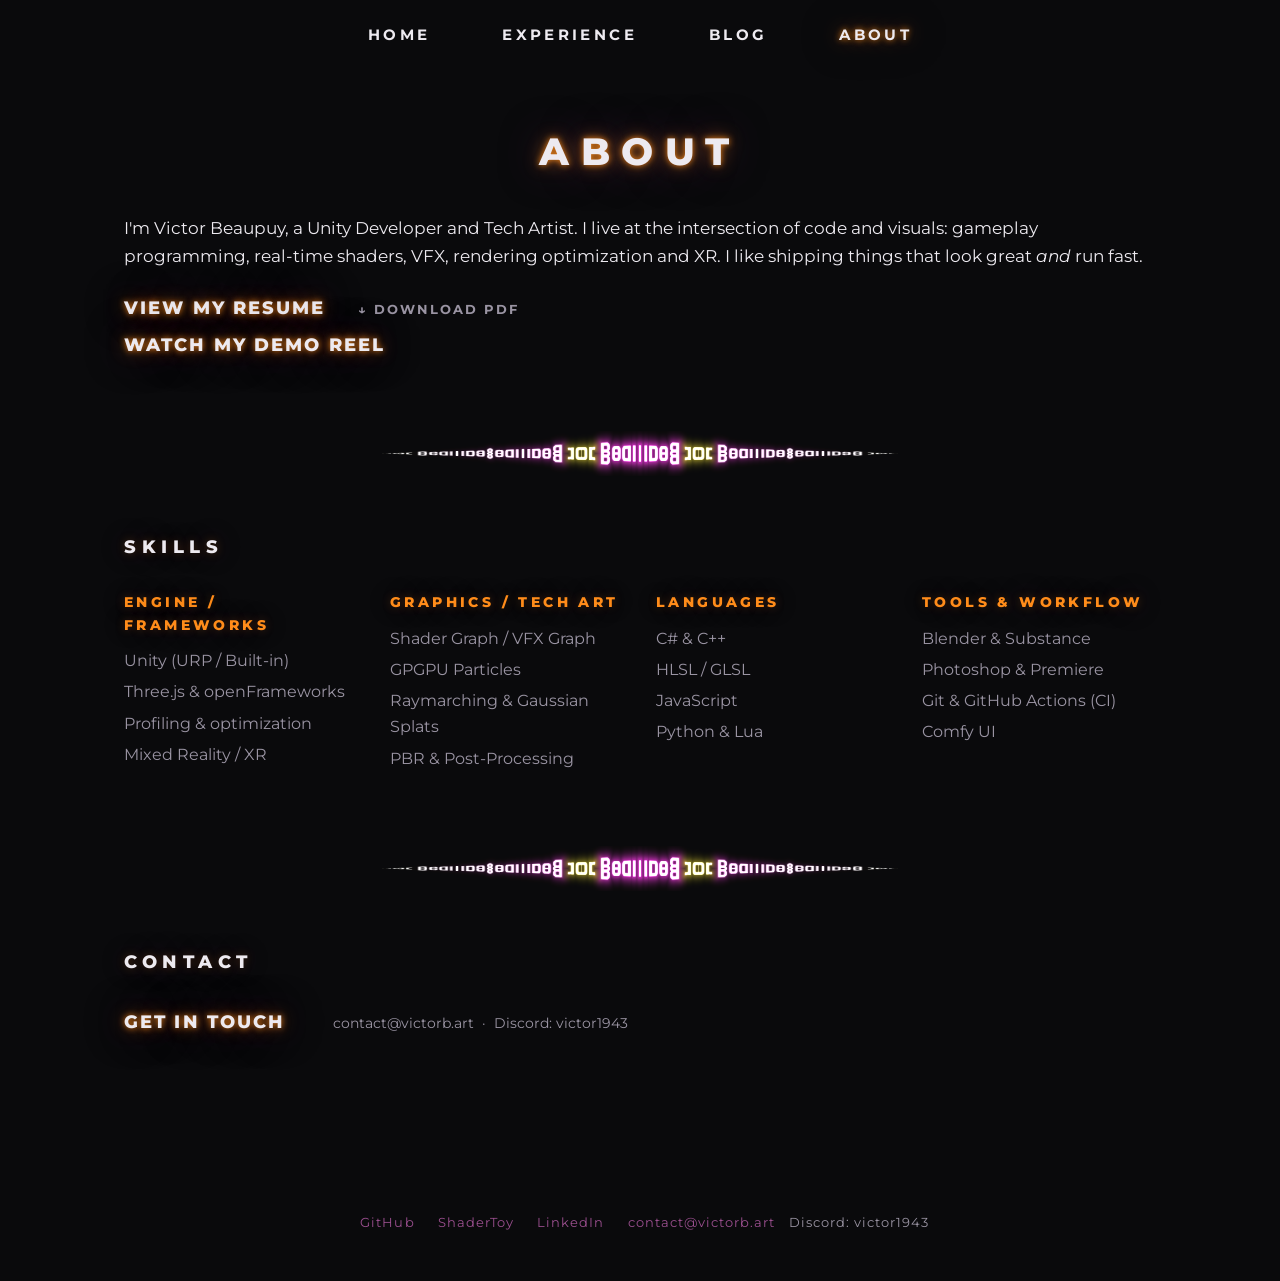
<file: about.html>
<!DOCTYPE html>
<html lang="en">
<head>
  <meta charset="UTF-8">
  <meta name="viewport" content="width=device-width, initial-scale=1.0">
  <title>About — Victor B.</title>
  <meta name="description" content="About Victor Beaupuy (Victor B.) — Unity Developer & Tech Artist. Skills, CV, contact.">
  <link rel="preconnect" href="https://fonts.googleapis.com">
  <link rel="preconnect" href="https://fonts.gstatic.com" crossorigin>
  <link href="https://fonts.googleapis.com/css2?family=Montserrat:wght@400;700;800&display=swap" rel="stylesheet">
    <link rel="icon" type="image/x-icon" href="/favicon.ico">
  <link rel="icon" type="image/png" sizes="96x96" href="/favicon-96x96.png">
  <link rel="icon" type="image/svg+xml" href="/favicon.svg">
  <link rel="apple-touch-icon" sizes="180x180" href="/apple-touch-icon.png">
  <link rel="manifest" href="/site.webmanifest"><link rel="stylesheet" href="css/style.css">
</head>
<body>
  <main>
    <h1 class="page-title">About</h1>

    <section>
      <p class="about-intro">
        I'm Victor Beaupuy, a Unity Developer and Tech Artist. I live at the
        intersection of code and visuals: gameplay programming, real-time shaders, VFX, rendering
        optimization and XR. I like shipping things that look great <em>and</em>
        run fast.
      </p>
      <div class="cv-row">
        <a class="big-link" href="assets/Victor%20Beaupuy%20CV%202026.pdf" target="_blank" rel="noopener">View my resume</a>
        <a class="cv-download" href="assets/Victor%20Beaupuy%20CV%202026.pdf" download="Victor_Beaupuy_CV_2026.pdf">↓ Download PDF</a>
      </div>
      <div class="cv-row" style="margin-top: 0.5rem;">
        <a class="big-link" href="https://www.youtube.com/watch?v=SHbmz58erd8" target="_blank" rel="noopener">Watch my demo reel</a>
      </div>
    </section>

    <canvas class="rtt-divider"></canvas>

    <section>
      <h2 class="section-title">Skills</h2>
      <div class="skill-groups">
        <div>
          <h3>Engine / Frameworks</h3>
          <ul>
            <li>Unity (URP / Built-in)</li>
            <li>Three.js &amp; openFrameworks</li>
            <li>Profiling &amp; optimization</li>
            <li>Mixed Reality / XR</li>
          </ul>
        </div>
        <div>
          <h3>Graphics / Tech Art</h3>
          <ul>
            <li>Shader Graph / VFX Graph</li>
            <li>GPGPU Particles</li>
            <li>Raymarching &amp; Gaussian Splats</li>
            <li>PBR &amp; Post-Processing</li>
          </ul>
        </div>
        <div>
          <h3>Languages</h3>
          <ul>
            <li>C# &amp; C++</li>
            <li>HLSL / GLSL</li>
            <li>JavaScript</li>
            <li>Python &amp; Lua</li>
          </ul>
        </div>
        <div>
          <h3>Tools &amp; Workflow</h3>
          <ul>
            <li>Blender &amp; Substance</li>
            <li>Photoshop &amp; Premiere</li>
            <li>Git &amp; GitHub Actions (CI)</li>
            <li>Comfy UI</li>
          </ul>
        </div>
      </div>
    </section>

    <canvas class="rtt-divider"></canvas>

    <!-- <section> -->
      <!-- <h2 class="section-title">What I value at work</h2> -->
      <!-- <ul class="values-list"> -->
        <!-- <li> -->
          <!-- <strong>Protect the love of the work.</strong> -->
          <!-- Trust and encouragement keep it alive. People who love what they do ship better, for longer. -->
        <!-- </li> -->
        <!-- <li> -->
          <!-- <strong>A safe space for everyone.</strong> -->
          <!-- Every voice matters, people do their best work when they feel free to speak up, disagree, and learn. -->
        <!-- </li> -->
        <!-- <li> -->
          <!-- <strong>Overcommunicate.</strong> -->
          <!-- A two-line message now, saves a two-day misunderstanding later.  -->
        <!-- </li> -->
      <!-- </ul> -->
    <!-- </section> -->

    <!-- <canvas class="rtt-divider"></canvas> -->

    <section>
      <h2 class="section-title">Contact</h2>
      <div class="contact-row">
        <a class="big-link" href="mailto:contact@victorb.art">Get in touch</a>
        <span class="contact-note">contact@victorb.art &nbsp;·&nbsp; Discord: victor1943</span>
      </div>
    </section>
  </main>

  <footer>
    <a href="https://github.com/Kushulain">GitHub</a>
    <a href="https://www.shadertoy.com/user/Kushulain" target="_blank" rel="noopener">ShaderToy</a>
    <a href="https://www.linkedin.com/in/victor-beaupuy-b73021138/" target="_blank" rel="noopener">LinkedIn</a>
    <a href="mailto:contact@victorb.art">contact@victorb.art</a>
    <span>Discord: victor1943</span>
  </footer>

  <script src="js/nav.js"></script>
  <script src="js/shaders/rtt-divider.js"></script>
</body>
</html>
</file>
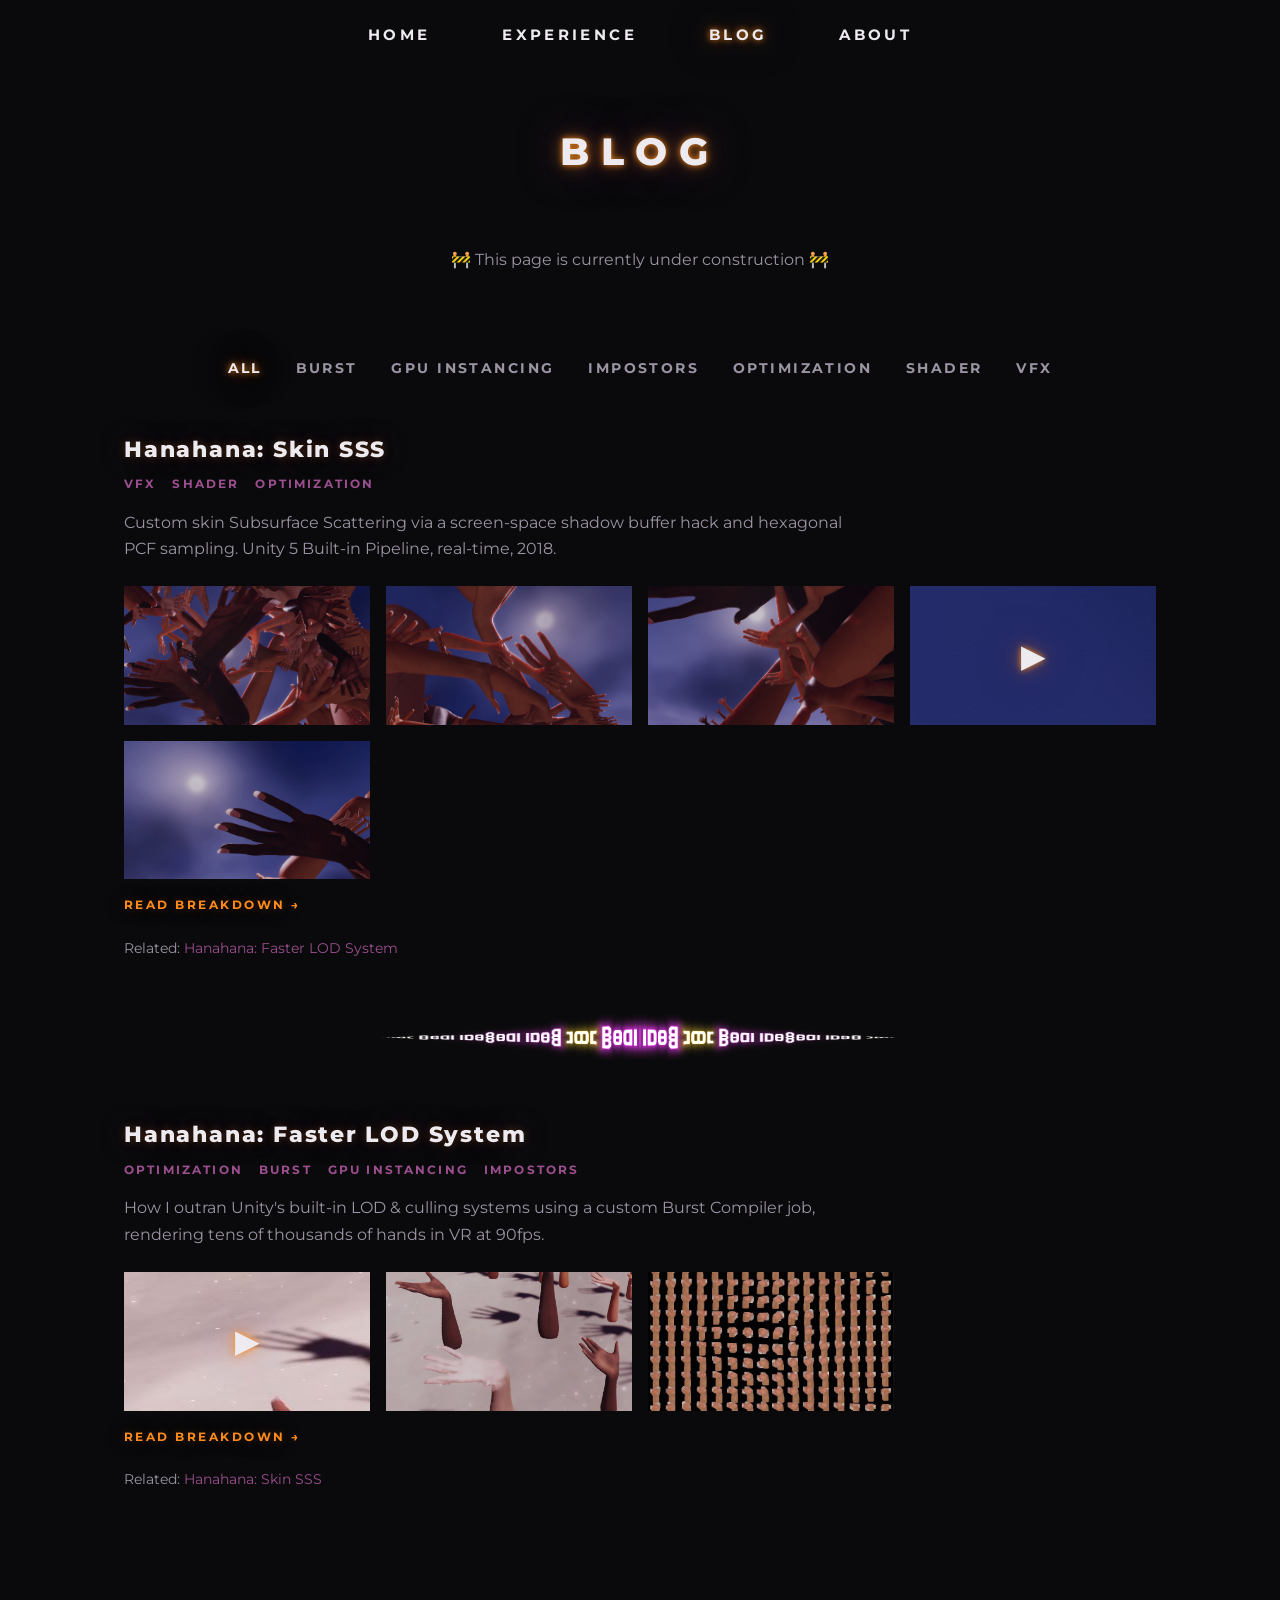
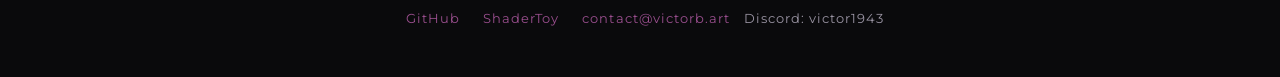
<file: blog.html>
<!DOCTYPE html>
<html lang="en">
<head>
  <meta charset="UTF-8">
  <meta name="viewport" content="width=device-width, initial-scale=1.0">
  <title>Blog — Victor B.</title>
  <meta name="description" content="VFX, shaders, optimizations and technical breakdowns by Victor Beaupuy (Victor B.).">
  <link rel="preconnect" href="https://fonts.googleapis.com">
  <link rel="preconnect" href="https://fonts.gstatic.com" crossorigin>
  <link href="https://fonts.googleapis.com/css2?family=Montserrat:wght@400;700;800&display=swap" rel="stylesheet">
    <link rel="icon" type="image/x-icon" href="/favicon.ico">
  <link rel="icon" type="image/png" sizes="96x96" href="/favicon-96x96.png">
  <link rel="icon" type="image/svg+xml" href="/favicon.svg">
  <link rel="apple-touch-icon" sizes="180x180" href="/apple-touch-icon.png">
  <link rel="manifest" href="/site.webmanifest"><link rel="stylesheet" href="css/style.css">
</head>
<body>
  <main>
    <h1 class="page-title">Blog</h1>
    <p class="works-empty" style="margin-top: -1rem; margin-bottom: 2rem;">🚧 This page is currently under construction 🚧</p>
    <div id="tag-filters" class="tag-filters"></div>
    <div id="works-list"></div>
  </main>

  <footer>
    <a href="https://github.com/Kushulain">GitHub</a>
    <a href="https://www.shadertoy.com/user/Kushulain" target="_blank" rel="noopener">ShaderToy</a>
    <a href="mailto:contact@victorb.art">contact@victorb.art</a>
    <span>Discord: victor1943</span>
  </footer>

  <script src="js/nav.js"></script>
  <script src="js/shaders/rtt-divider.js"></script>
  <script src="js/blog-data.js"></script>
  <script src="js/lightbox.js"></script>
  <script src="js/blog.js"></script>
</body>
</html>
</file>
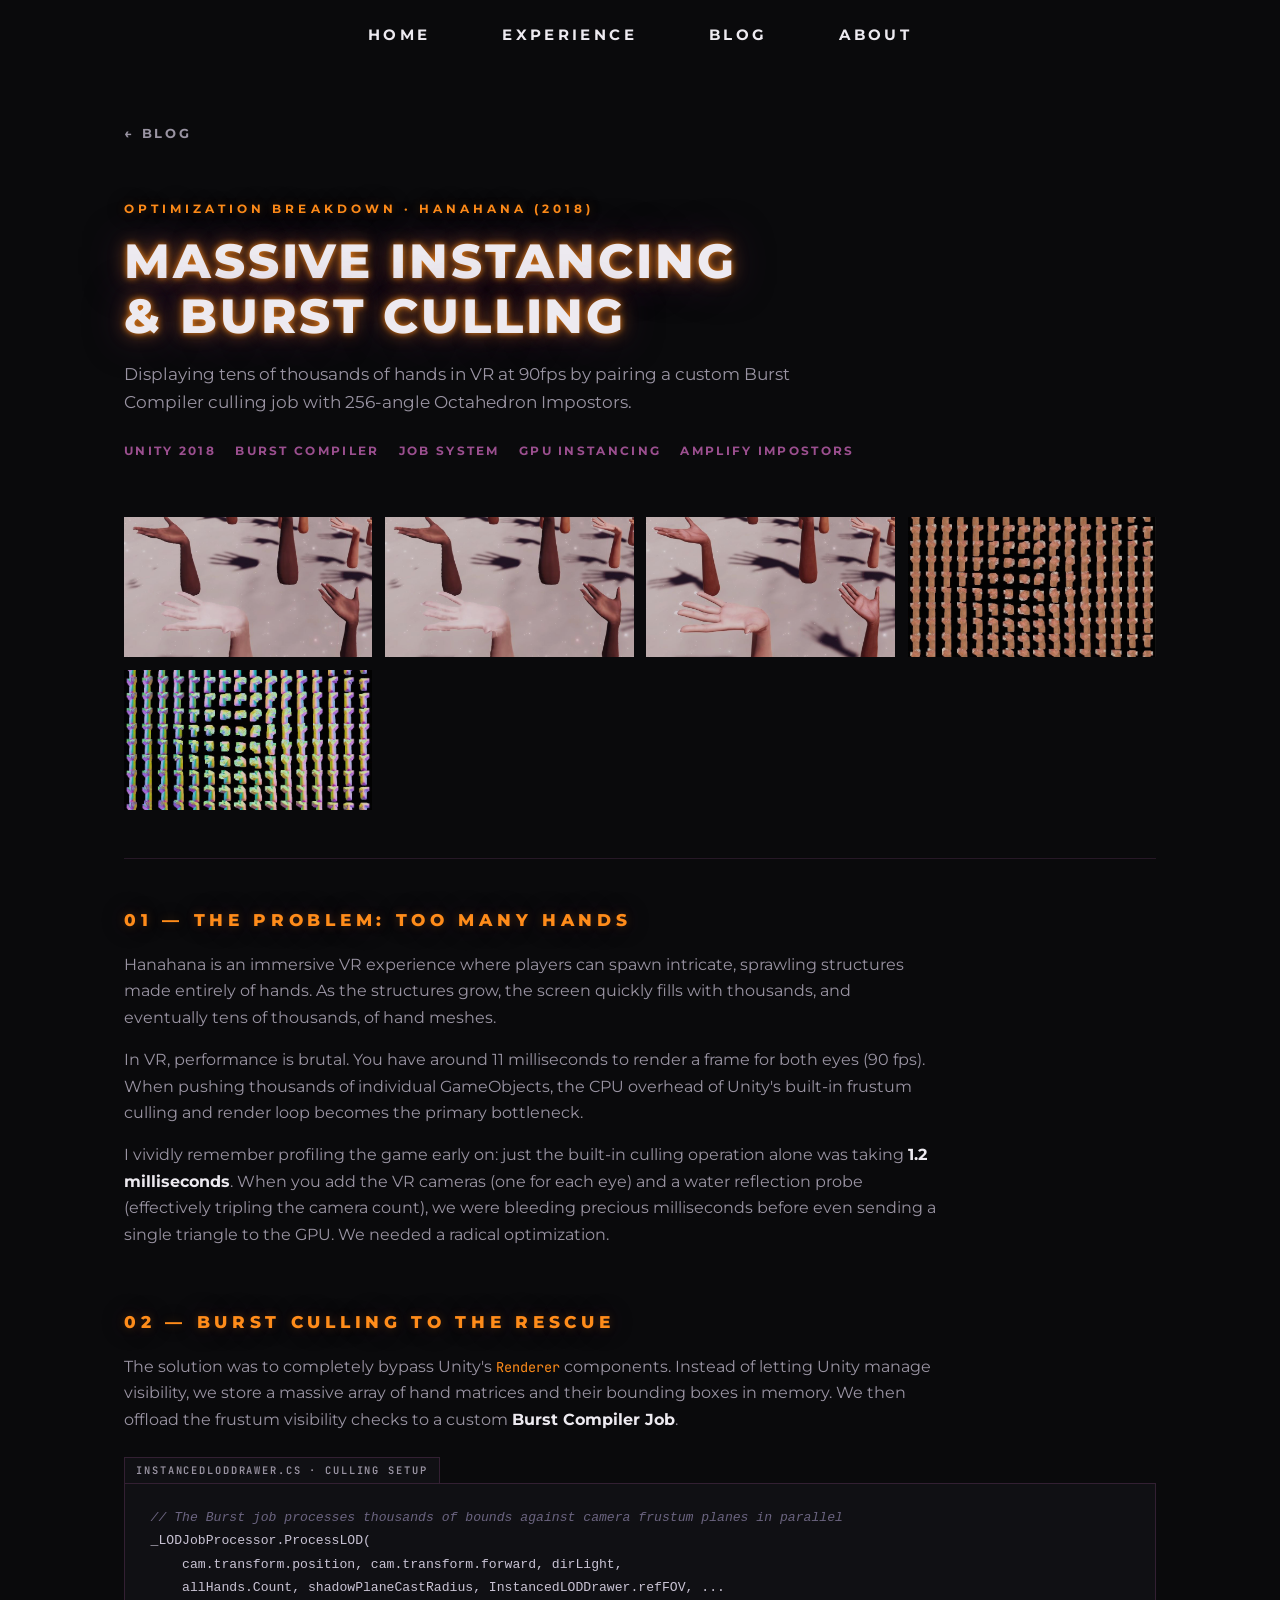
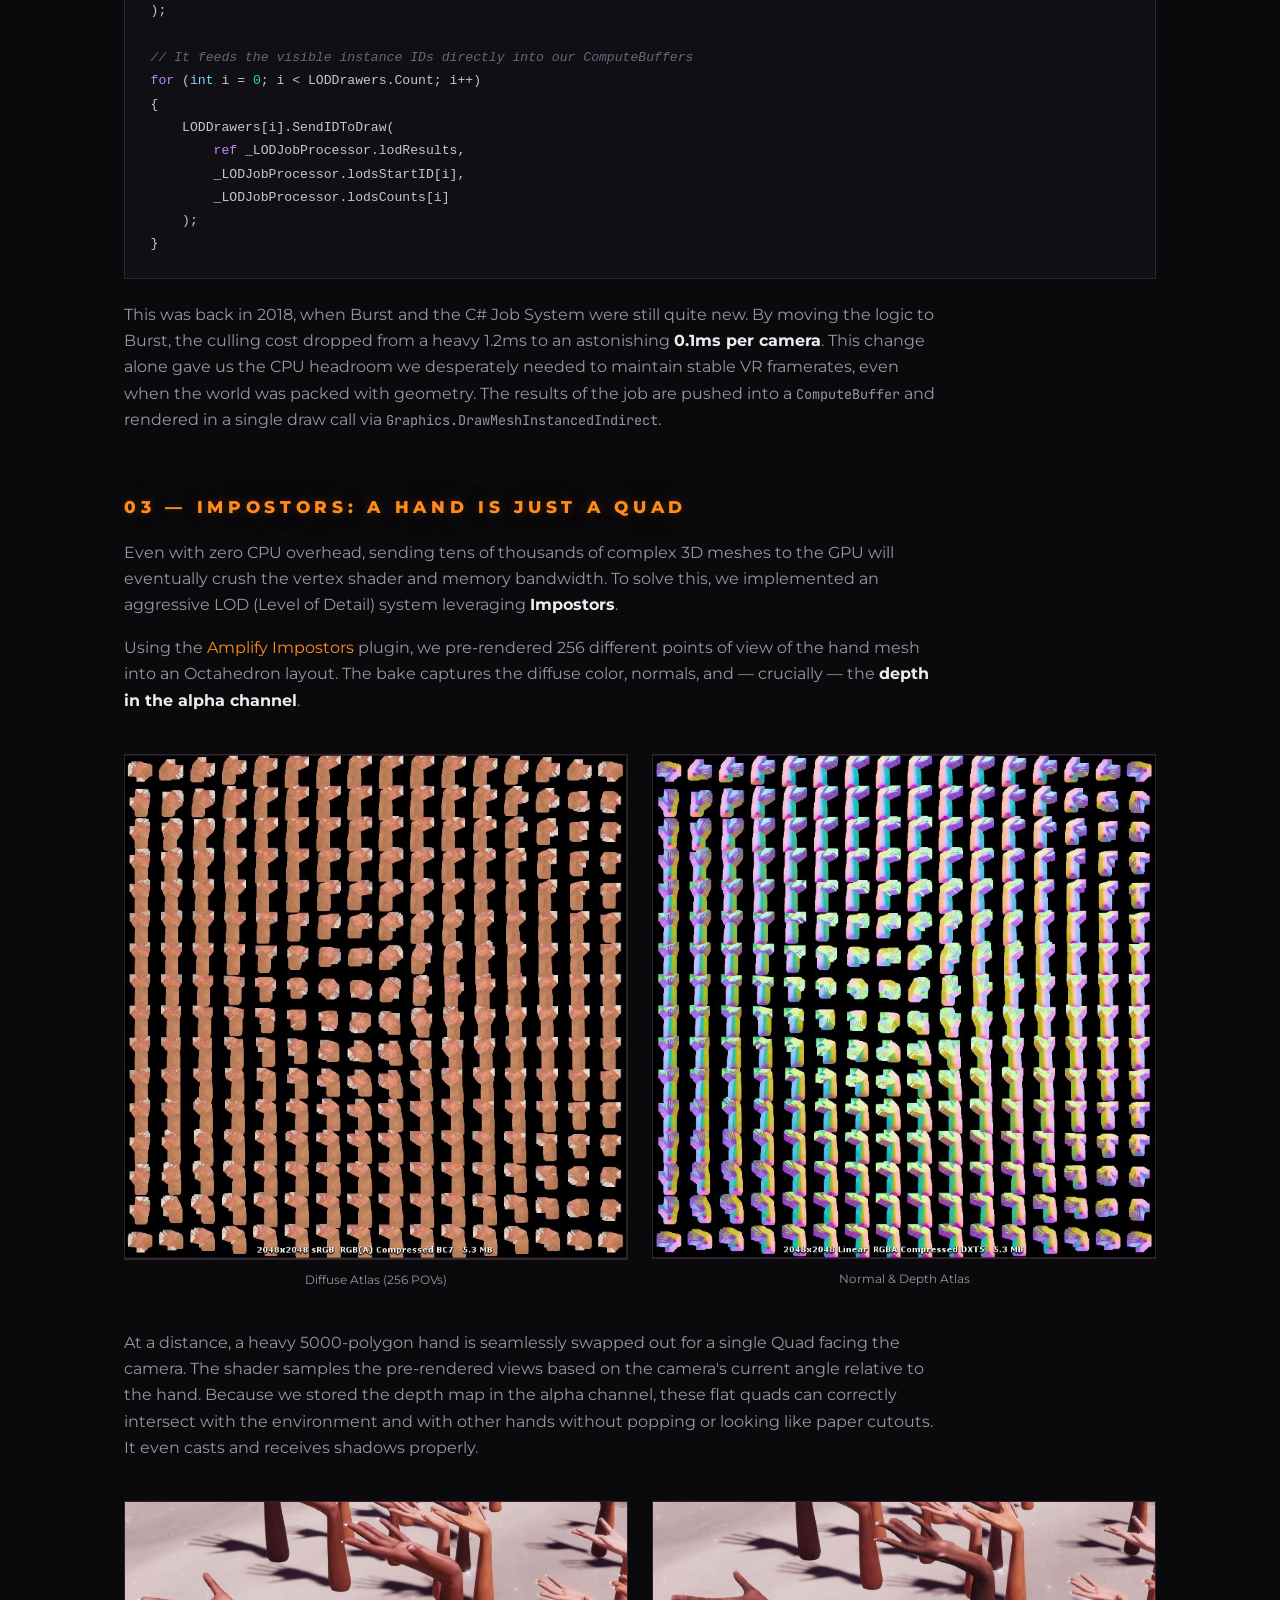
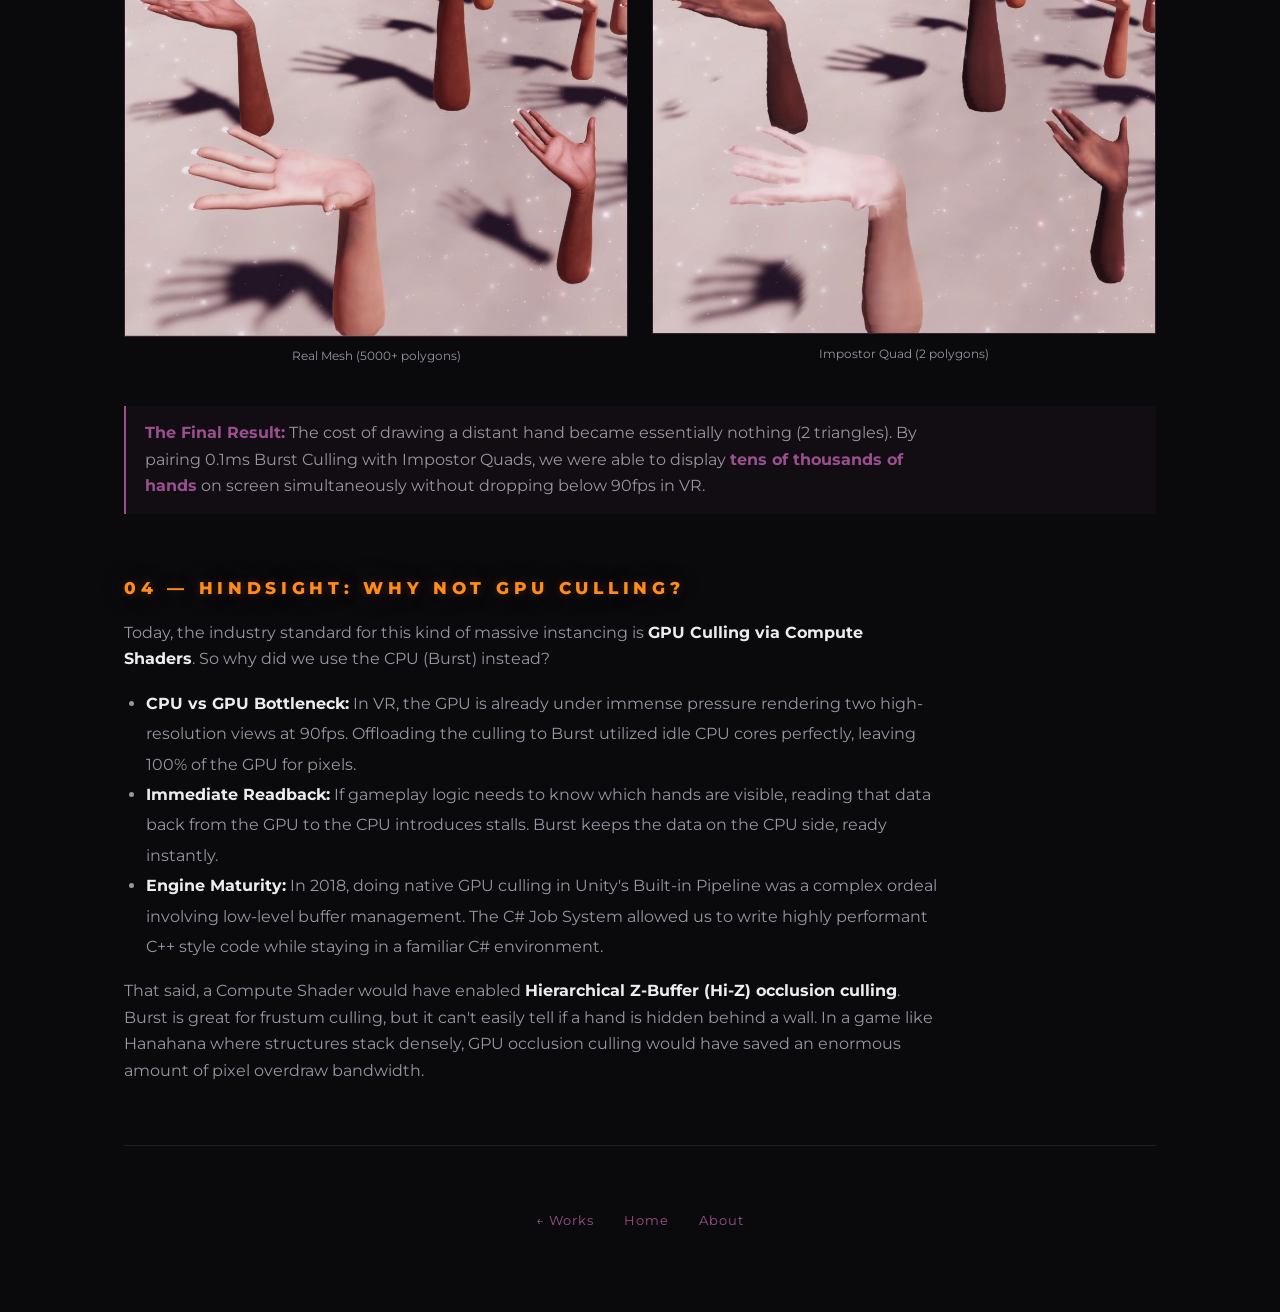
<file: breakdown-hand-instancing.html>
<!DOCTYPE html>
<html lang="en">
<head>
  <meta charset="UTF-8">
  <meta name="viewport" content="width=device-width, initial-scale=1.0">
  <title>Massive Instancing & Burst Culling · Victor B.</title>
  <meta name="description" content="Technical breakdown: Displaying tens of thousands of hands in VR at 90fps using Burst Compiler culling and Octahedron Impostors in Unity 2018.">
  <link rel="preconnect" href="https://fonts.googleapis.com">
  <link rel="preconnect" href="https://fonts.gstatic.com" crossorigin>
  <link href="https://fonts.googleapis.com/css2?family=Montserrat:wght@400;700;800&family=JetBrains+Mono:wght@400;600&display=swap" rel="stylesheet">
    <link rel="icon" type="image/x-icon" href="/favicon.ico">
  <link rel="icon" type="image/png" sizes="96x96" href="/favicon-96x96.png">
  <link rel="icon" type="image/svg+xml" href="/favicon.svg">
  <link rel="apple-touch-icon" sizes="180x180" href="/apple-touch-icon.png">
  <link rel="manifest" href="/site.webmanifest"><link rel="stylesheet" href="css/style.css">

  <style>
    /* ── Breakdown-specific overrides ─────────────────────────────── */
    .bd-back {
      display: inline-block;
      font-size: 0.8rem;
      font-weight: 700;
      letter-spacing: 0.22em;
      text-transform: uppercase;
      color: var(--text-dim);
      margin-bottom: 3.5rem;
      transition: color .22s, text-shadow .22s;
    }
    .bd-back:hover { color: var(--orange); text-shadow: var(--glow-orange); }

    /* ── Article header ─────────────────────────────────────────────── */
    .bd-header { margin-bottom: 3.5rem; }
    .bd-eyebrow {
      font-size: 0.72rem;
      font-weight: 700;
      letter-spacing: 0.35em;
      text-transform: uppercase;
      color: var(--orange);
      text-shadow: var(--glow-soft);
      margin: 0 0 0.9rem;
    }
    .bd-title {
      font-size: clamp(1.8rem, 5vw, 3rem);
      letter-spacing: 0.06em;
      line-height: 1.15;
      text-transform: uppercase;
      text-shadow: var(--glow-orange);
      margin: 0 0 1.1rem;
    }
    .bd-subtitle {
      color: var(--text-dim);
      font-size: 1.05rem;
      max-width: 64ch;
      margin: 0 0 1.6rem;
    }
    .bd-tags {
      display: flex;
      flex-wrap: wrap;
      gap: 0.4rem 1.2rem;
    }
    .bd-tags span {
      font-size: 0.72rem;
      font-weight: 700;
      letter-spacing: 0.2em;
      text-transform: uppercase;
      color: var(--violet-light);
    }

    /* ── Section ─────────────────────────────────────────────────────── */
    .bd-section { margin-bottom: 3.8rem; }
    .bd-section h2 {
      font-size: 1.05rem;
      letter-spacing: 0.28em;
      text-transform: uppercase;
      color: var(--orange);
      text-shadow: var(--glow-soft);
      margin: 0 0 1.1rem;
    }
    .bd-section p {
      color: var(--text-dim);
      max-width: 74ch;
      margin: 0 0 1rem;
    }
    .bd-section p strong { color: var(--text); }

    /* ── Pipeline diagram ─────────────────────────────────────────── */
    .pipeline {
      display: flex;
      flex-wrap: wrap;
      align-items: center;
      gap: 0.6rem 0;
      margin: 1.6rem 0;
      font-family: "JetBrains Mono", monospace;
      font-size: 0.82rem;
    }
    .pipeline-box {
      padding: 0.55rem 1.1rem;
      background: var(--bg-soft);
      border: 1px solid rgba(155,79,143,0.3);
      text-align: center;
      line-height: 1.35;
    }
    .pipeline-box .label {
      display: block;
      font-size: 0.6rem;
      letter-spacing: 0.2em;
      text-transform: uppercase;
      color: var(--text-dim);
      margin-bottom: 0.15rem;
    }
    .pipeline-box .name { color: var(--text); }
    .pipeline-box.highlight {
      border-color: rgba(255,140,26,0.6);
      box-shadow: 0 0 14px rgba(255,140,26,0.2);
    }
    .pipeline-box .name.accent { color: var(--orange); }
    .pipeline-arrow {
      padding: 0 0.7rem;
      color: var(--violet-light);
      font-size: 1.1rem;
    }

    /* ── Code blocks ──────────────────────────────────────────────── */
    .code-wrap {
      position: relative;
      margin: 1.4rem 0;
    }
    .code-label {
      display: inline-block;
      font-family: "JetBrains Mono", monospace;
      font-size: 0.65rem;
      font-weight: 600;
      letter-spacing: 0.18em;
      text-transform: uppercase;
      color: var(--text-dim);
      background: var(--bg-soft);
      border: 1px solid rgba(155,79,143,0.25);
      border-bottom: none;
      padding: 0.25rem 0.7rem;
    }
    pre {
      margin: 0;
      padding: 1.4rem 1.6rem;
      background: var(--bg-soft);
      border: 1px solid rgba(155,79,143,0.25);
      overflow-x: auto;
      font-family: "JetBrains Mono", monospace;
      font-size: 0.82rem;
      line-height: 1.7;
      color: #c9c3d4;
    }
    .kw  { color: #c084fc; }   /* keywords */
    .fn  { color: #fb923c; }   /* functions */
    .cm  { color: #6b6480; font-style: italic; } /* comments */
    .num { color: #34d399; }   /* numbers */
    .str { color: #fbbf24; }   /* strings */
    .tp  { color: #7dd3fc; }   /* types */

    /* ── Callout box ──────────────────────────────────────────────── */
    .callout {
      border-left: 2px solid var(--orange);
      padding: 0.9rem 1.2rem;
      margin: 1.6rem 0;
      background: rgba(255,140,26,0.05);
    }
    .callout p { margin: 0; color: var(--text-dim); }
    .callout p strong { color: var(--orange); }
    .callout.violet { border-color: var(--violet-light); background: rgba(155,79,143,0.05); }
    .callout.violet p strong { color: var(--violet-light); }

    /* ── Gallery ──────────────────────────────────────────────────── */
    .bd-gallery {
      display: grid;
      grid-template-columns: repeat(auto-fill, minmax(240px, 1fr));
      gap: 0.8rem;
      margin: 1.4rem 0;
    }
    .bd-gallery-item {
      position: relative;
      aspect-ratio: 16 / 9;
      overflow: hidden;
      background: var(--bg-soft);
      cursor: pointer;
    }
    .bd-gallery-item img,
    .bd-gallery-item video {
      width: 100%;
      height: 100%;
      object-fit: cover;
      opacity: 0.88;
      transition: transform 0.35s ease, opacity 0.35s ease;
      display: block;
    }
    .bd-gallery-item:hover img,
    .bd-gallery-item:hover video { transform: scale(1.04); opacity: 1; }

    /* ── Separator ────────────────────────────────────────────────── */
    .bd-sep {
      border: none;
      border-top: 1px solid rgba(155,79,143,0.2);
      margin: 3rem 0;
    }

    @media (max-width: 600px) {
      .pipeline { gap: 0.4rem 0; font-size: 0.72rem; }
      .pipeline-arrow { padding: 0 0.3rem; }
    }
  </style>
</head>
<body>

  <main>
    <a class="bd-back" href="blog.html">← Blog</a>

    <!-- ══════════════════════════════════════════════════════════════
         HEADER
    ═══════════════════════════════════════════════════════════════ -->
    <header class="bd-header">
      <p class="bd-eyebrow">Optimization Breakdown · Hanahana (2018)</p>
      <h1 class="bd-title">Massive Instancing<br>& Burst Culling</h1>
      <p class="bd-subtitle">
        Displaying tens of thousands of hands in VR at 90fps by pairing a custom Burst Compiler culling job with 256-angle Octahedron Impostors.
      </p>
      <div class="bd-tags">
        <span>Unity 2018</span>
        <span>Burst Compiler</span>
        <span>Job System</span>
        <span>GPU Instancing</span>
        <span>Amplify Impostors</span>
      </div>
    </header>

    <!-- ══════════════════════════════════════════════════════════════
         GALLERY
    ═══════════════════════════════════════════════════════════════ -->
    <div class="bd-gallery" id="bd-gallery">
      <div class="bd-gallery-item" data-video="assets/img/breakdowns/hand_opti/opti_hand_video.mp4">
        <video autoplay loop muted playsinline
               poster="assets/img/breakdowns/hand_opti/hand_with_impostors_compare.jpg"
               aria-label="Hand Optimization animation">
          <source src="assets/img/breakdowns/hand_opti/opti_hand_video.mp4" type="video/mp4">
        </video>
      </div>
      <div class="bd-gallery-item" data-src="assets/img/breakdowns/hand_opti/hand_with_impostors_compare.jpg">
        <img src="assets/img/breakdowns/hand_opti/hand_with_impostors_compare.jpg"
             alt="Hands rendering with impostors" loading="lazy">
      </div>
      <div class="bd-gallery-item" data-src="assets/img/breakdowns/hand_opti/hand_without_impostors_compare.jpg">
        <img src="assets/img/breakdowns/hand_opti/hand_without_impostors_compare.jpg"
             alt="Hands rendering without impostors" loading="lazy">
      </div>
      <div class="bd-gallery-item" data-src="assets/img/breakdowns/hand_opti/hand_impostors_diffuse_tex.jpg">
        <img src="assets/img/breakdowns/hand_opti/hand_impostors_diffuse_tex.jpg"
             alt="Impostor Diffuse Texture" loading="lazy">
      </div>
      <div class="bd-gallery-item" data-src="assets/img/breakdowns/hand_opti/hand_impostors_normal_tex.jpg">
        <img src="assets/img/breakdowns/hand_opti/hand_impostors_normal_tex.jpg"
             alt="Impostor Normal Texture" loading="lazy">
      </div>
    </div>

    <hr class="bd-sep">

    <!-- ══════════════════════════════════════════════════════════════
         1. THE PROBLEM
    ═══════════════════════════════════════════════════════════════ -->
    <section class="bd-section">
      <h2>01 — The Problem: Too Many Hands</h2>
      <p>
        Hanahana is an immersive VR experience where players can spawn intricate, sprawling structures made entirely of hands.
        As the structures grow, the screen quickly fills with thousands, and eventually tens of thousands, of hand meshes.
      </p>
      <p>
        In VR, performance is brutal. You have around 11 milliseconds to render a frame for both eyes (90 fps).
        When pushing thousands of individual GameObjects, the CPU overhead of Unity's built-in frustum culling and
        render loop becomes the primary bottleneck. 
      </p>
      <p>
        I vividly remember profiling the game early on: just the built-in culling operation alone was taking <strong>1.2 milliseconds</strong>.
        When you add the VR cameras (one for each eye) and a water reflection probe (effectively tripling the camera count),
        we were bleeding precious milliseconds before even sending a single triangle to the GPU. We needed a radical optimization.
      </p>
    </section>

    <!-- ══════════════════════════════════════════════════════════════
         2. BURST CULLING
    ═══════════════════════════════════════════════════════════════ -->
    <section class="bd-section">
      <h2>02 — Burst Culling to the Rescue</h2>
      <p>
        The solution was to completely bypass Unity's <code style="font-family:'JetBrains Mono',monospace;font-size:0.85em;color:var(--orange)">Renderer</code> components.
        Instead of letting Unity manage visibility, we store a massive array of hand matrices and their bounding boxes in memory.
        We then offload the frustum visibility checks to a custom <strong>Burst Compiler Job</strong>.
      </p>
      
      <div class="code-wrap">
        <span class="code-label">InstancedLODDrawer.cs · Culling Setup</span>
        <pre><code><span class="cm">// The Burst job processes thousands of bounds against camera frustum planes in parallel</span>
_LODJobProcessor.ProcessLOD(
    cam.transform.position, cam.transform.forward, dirLight, 
    allHands.Count, shadowPlaneCastRadius, InstancedLODDrawer.refFOV, ...
);

<span class="cm">// It feeds the visible instance IDs directly into our ComputeBuffers</span>
<span class="kw">for</span> (<span class="tp">int</span> i = <span class="num">0</span>; i &lt; LODDrawers.Count; i++)
{
    LODDrawers[i].SendIDToDraw(
        <span class="kw">ref</span> _LODJobProcessor.lodResults, 
        _LODJobProcessor.lodsStartID[i], 
        _LODJobProcessor.lodsCounts[i]
    );
}</code></pre>
      </div>

      <p>
        This was back in 2018, when Burst and the C# Job System were still quite new.
        By moving the logic to Burst, the culling cost dropped from a heavy 1.2ms to an astonishing <strong>0.1ms per camera</strong>. 
        This change alone gave us the CPU headroom we desperately needed to maintain stable VR framerates, even when the world
        was packed with geometry. The results of the job are pushed into a <code style="font-family:'JetBrains Mono',monospace;font-size:0.85em">ComputeBuffer</code> and rendered in a single draw call via 
        <code style="font-family:'JetBrains Mono',monospace;font-size:0.85em">Graphics.DrawMeshInstancedIndirect</code>.
      </p>
    </section>

    <!-- ══════════════════════════════════════════════════════════════
         3. IMPOSTORS
    ═══════════════════════════════════════════════════════════════ -->
    <section class="bd-section">
      <h2>03 — Impostors: A Hand is Just a Quad</h2>
      <p>
        Even with zero CPU overhead, sending tens of thousands of complex 3D meshes to the GPU will eventually crush the vertex shader and memory bandwidth.
        To solve this, we implemented an aggressive LOD (Level of Detail) system leveraging <strong>Impostors</strong>.
      </p>
      <p>
        Using the <a href="https://assetstore.unity.com/packages/tools/utilities/amplify-impostors-119877" target="_blank" style="color:var(--orange);text-decoration:none;">Amplify Impostors</a> plugin, we pre-rendered 256 different points of view of the hand mesh into an Octahedron layout.
        The bake captures the diffuse color, normals, and — crucially — the <strong>depth in the alpha channel</strong>.
      </p>

      <div style="display:flex; gap:1.5rem; margin:2.5rem 0;">
        <figure style="margin:0; flex:1;">
          <img src="assets/img/breakdowns/hand_opti/hand_impostors_diffuse_tex.jpg" alt="Impostor Diffuse" style="width:100%; border:1px solid rgba(155,79,143,0.3);">
          <figcaption style="font-size:0.75rem; color:var(--text-dim); text-align:center; margin-top:0.6rem;">Diffuse Atlas (256 POVs)</figcaption>
        </figure>
        <figure style="margin:0; flex:1;">
          <img src="assets/img/breakdowns/hand_opti/hand_impostors_normal_tex.jpg" alt="Impostor Normal" style="width:100%; border:1px solid rgba(155,79,143,0.3);">
          <figcaption style="font-size:0.75rem; color:var(--text-dim); text-align:center; margin-top:0.6rem;">Normal & Depth Atlas</figcaption>
        </figure>
      </div>
      <p>
        At a distance, a heavy 5000-polygon hand is seamlessly swapped out for a single Quad facing the camera. 
        The shader samples the pre-rendered views based on the camera's current angle relative to the hand.
        Because we stored the depth map in the alpha channel, these flat quads can correctly intersect with the environment
        and with other hands without popping or looking like paper cutouts. It even casts and receives shadows properly.
      </p>
      
      <div style="display:flex; gap:1.5rem; margin:2.5rem 0;">
        <figure style="margin:0; flex:1;">
          <img src="assets/img/breakdowns/hand_opti/hand_without_impostors_compare.jpg" alt="Without Impostor" style="width:100%; border:1px solid rgba(155,79,143,0.3);">
          <figcaption style="font-size:0.75rem; color:var(--text-dim); text-align:center; margin-top:0.6rem;">Real Mesh (5000+ polygons)</figcaption>
        </figure>
        <figure style="margin:0; flex:1;">
          <img src="assets/img/breakdowns/hand_opti/hand_with_impostors_compare.jpg" alt="With Impostor" style="width:100%; border:1px solid rgba(155,79,143,0.3);">
          <figcaption style="font-size:0.75rem; color:var(--text-dim); text-align:center; margin-top:0.6rem;">Impostor Quad (2 polygons)</figcaption>
        </figure>
      </div>

      <div class="callout violet">
        <p><strong>The Final Result:</strong> The cost of drawing a distant hand became essentially nothing (2 triangles). By pairing 0.1ms Burst Culling with Impostor Quads, we were able to display <strong>tens of thousands of hands</strong> on screen simultaneously without dropping below 90fps in VR.</p>
      </div>
    </section>

    <!-- ══════════════════════════════════════════════════════════════
         4. HINDSIGHT: COMPUTE SHADER CULLING
    ═══════════════════════════════════════════════════════════════ -->
    <section class="bd-section">
      <h2>04 — Hindsight: Why not GPU Culling?</h2>
      <p>
        Today, the industry standard for this kind of massive instancing is <strong>GPU Culling via Compute Shaders</strong>. 
        So why did we use the CPU (Burst) instead?
      </p>
      <ul style="color:var(--text-dim);max-width:74ch;padding-left:1.4em;line-height:1.9;">
        <li>
          <strong style="color:var(--text)">CPU vs GPU Bottleneck:</strong> In VR, the GPU is already under immense pressure rendering two high-resolution views at 90fps. Offloading the culling to Burst utilized idle CPU cores perfectly, leaving 100% of the GPU for pixels.
        </li>
        <li>
          <strong style="color:var(--text)">Immediate Readback:</strong> If gameplay logic needs to know which hands are visible, reading that data back from the GPU to the CPU introduces stalls. Burst keeps the data on the CPU side, ready instantly.
        </li>
        <li>
          <strong style="color:var(--text)">Engine Maturity:</strong> In 2018, doing native GPU culling in Unity's Built-in Pipeline was a complex ordeal involving low-level buffer management. The C# Job System allowed us to write highly performant C++ style code while staying in a familiar C# environment.
        </li>
      </ul>
      <p>
        That said, a Compute Shader would have enabled <strong>Hierarchical Z-Buffer (Hi-Z) occlusion culling</strong>. 
        Burst is great for frustum culling, but it can't easily tell if a hand is hidden behind a wall. In a game like Hanahana where structures stack densely, 
        GPU occlusion culling would have saved an enormous amount of pixel overdraw bandwidth.
      </p>
    </section>

    <hr class="bd-sep">

    <footer style="text-align:center;color:var(--text-dim);font-size:0.8rem;letter-spacing:0.08em;padding:1rem 0 2rem;">
      <a href="works.html" style="margin:0 0.8rem;">← Works</a>
      <a href="index.html" style="margin:0 0.8rem;">Home</a>
      <a href="about.html" style="margin:0 0.8rem;">About</a>
    </footer>
  </main>

  <!-- ── Lightbox ─────────────────────────────────────────────────── -->
  <div class="lightbox" id="bd-lightbox" role="dialog" aria-modal="true">
    <button class="lightbox-close" id="bd-lb-close" aria-label="Close">CLOSE</button>
    <div class="lightbox-content" id="bd-lb-content"></div>
  </div>

  <script src="js/nav.js"></script>
  <script>
    // ── Gallery lightbox ───────────────────────────────────────────
    const lightbox = document.getElementById("bd-lightbox");
    const lbContent = document.getElementById("bd-lb-content");
    const lbClose   = document.getElementById("bd-lb-close");

    // Image items
    document.querySelectorAll("#bd-gallery .bd-gallery-item[data-src]").forEach(item => {
      item.style.cursor = "pointer";
      item.addEventListener("click", () => {
        const img = document.createElement("img");
        img.src = item.dataset.src;
        img.alt = item.querySelector("img").alt || "";
        lbContent.replaceChildren(img);
        lightbox.classList.add("open");
      });
    });

    // Video items
    document.querySelectorAll("#bd-gallery .bd-gallery-item[data-video]").forEach(item => {
      item.style.cursor = "pointer";
      item.addEventListener("click", () => {
        const wrap = document.createElement("div");
        wrap.className = "lightbox-video";
        const vid = document.createElement("video");
        vid.controls = true;
        vid.loop = true;
        vid.style.cssText = "width:100%;height:100%;object-fit:contain;background:#000;";
        vid.poster = "assets/img/breakdowns/hand_opti/hand_with_impostors_compare.jpg";
        const src = document.createElement("source");
        src.src = item.dataset.video;
        src.type = "video/mp4";
        vid.appendChild(src);
        wrap.appendChild(vid);
        lbContent.replaceChildren(wrap);
        lightbox.classList.add("open");
        vid.play().catch(() => {});
      });
    });

    function closeLb() {
      lightbox.classList.remove("open");
      lbContent.replaceChildren();
    }

    lbClose.addEventListener("click", closeLb);
    lightbox.addEventListener("click", e => { if (e.target === lightbox) closeLb(); });
    document.addEventListener("keydown", e => { if (e.key === "Escape") closeLb(); });
  </script>
</body>
</html>
</file>
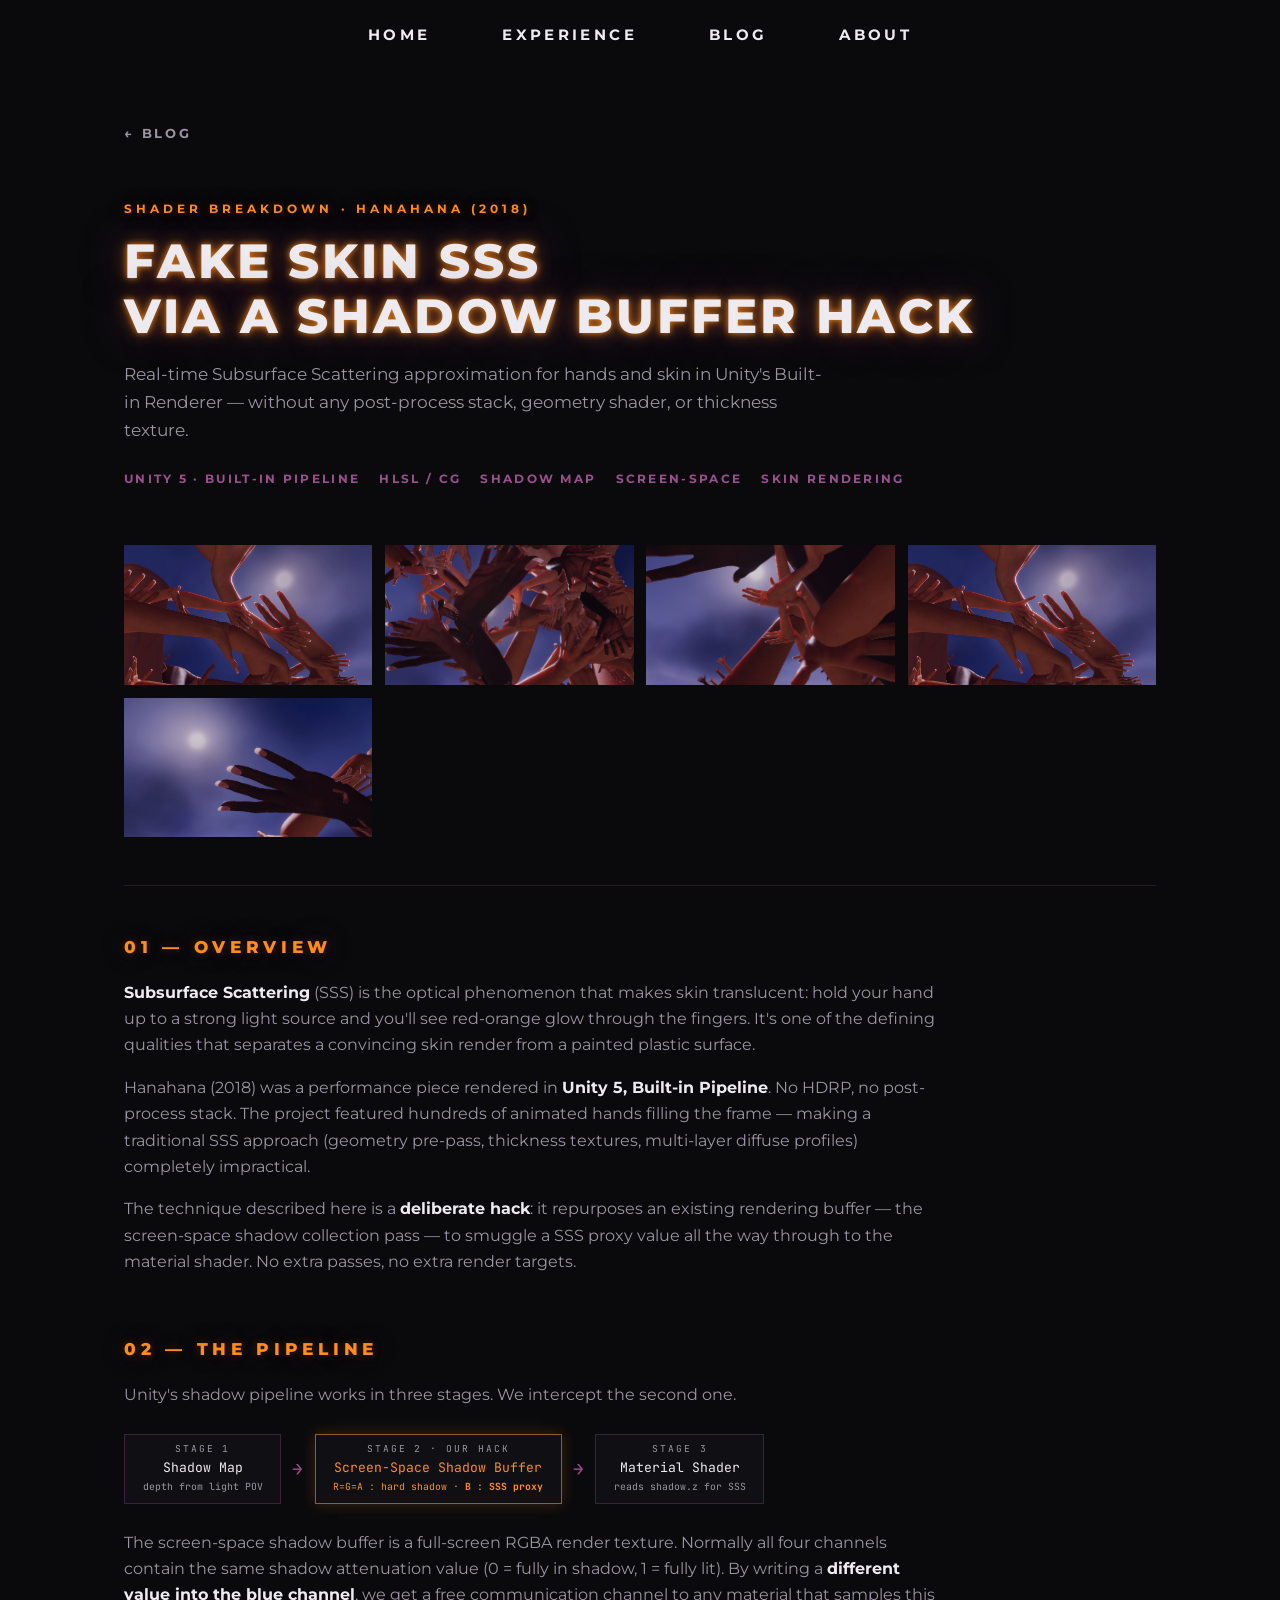
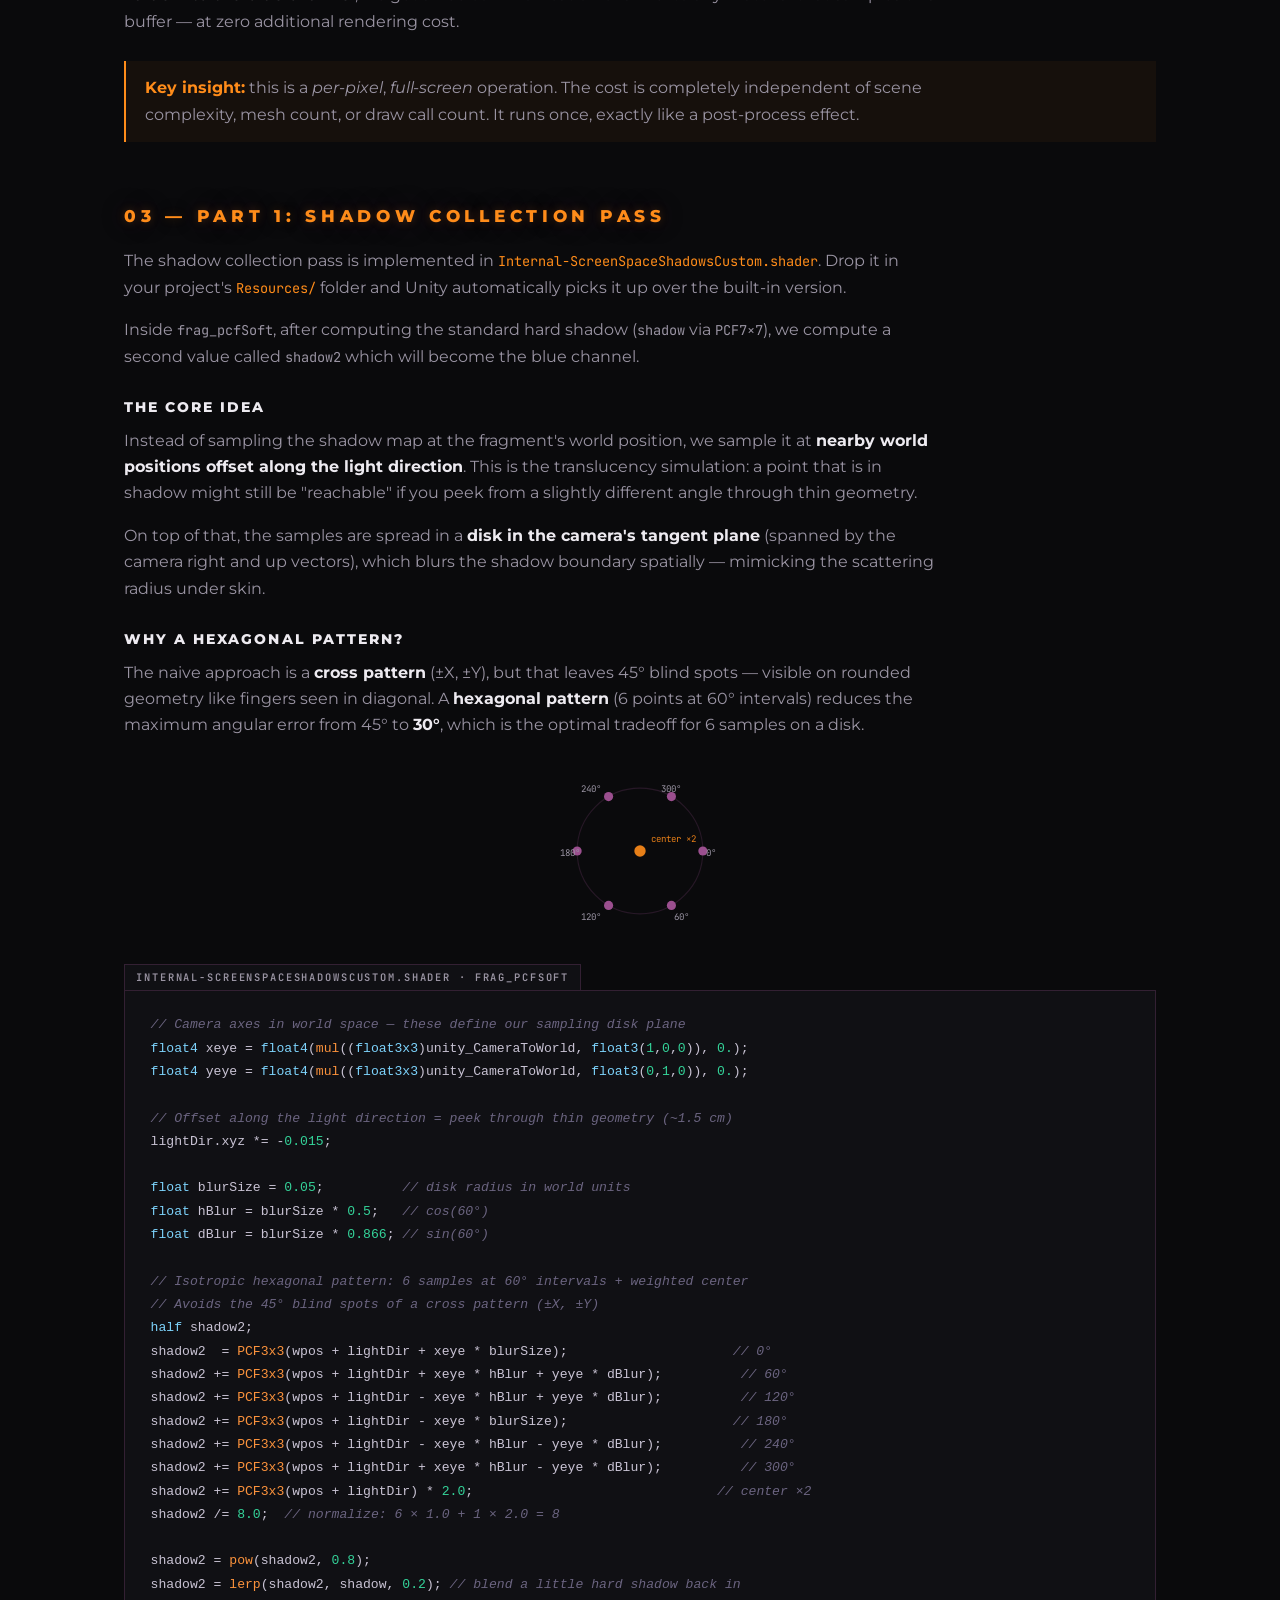
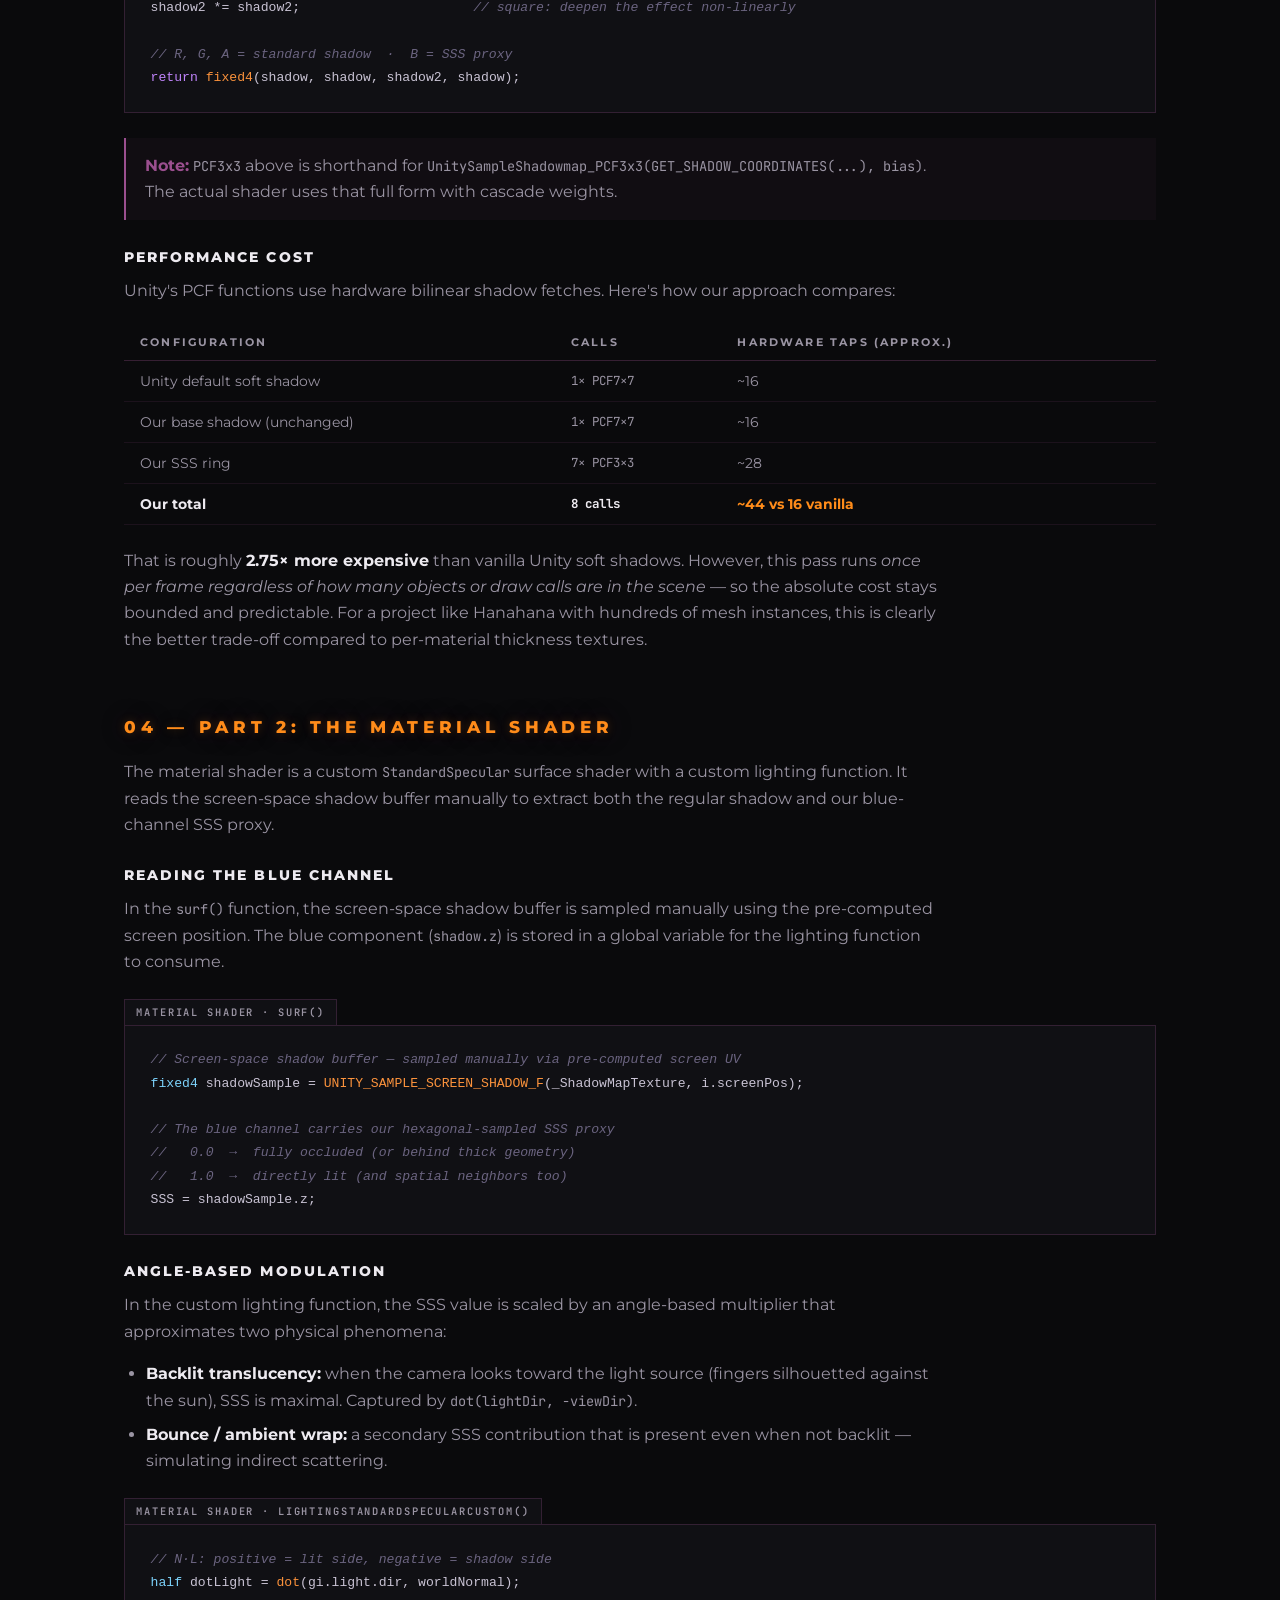
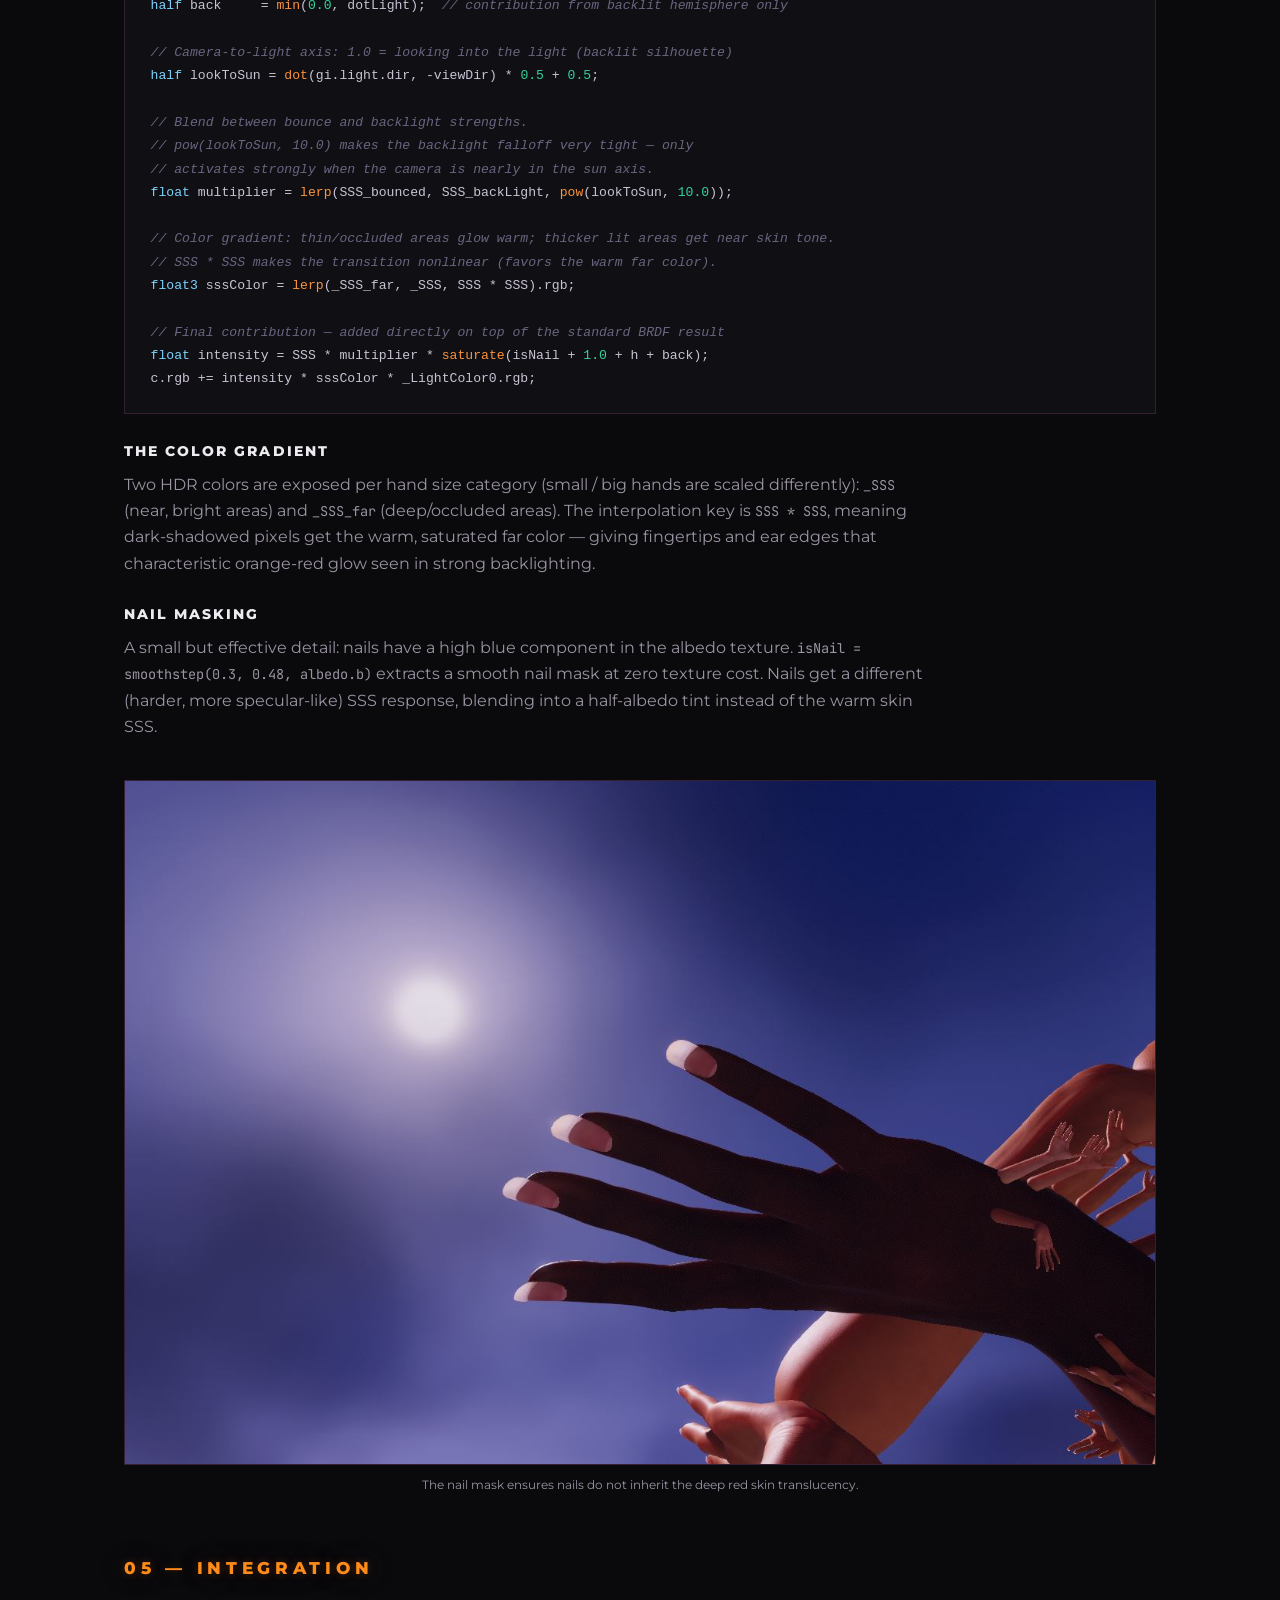
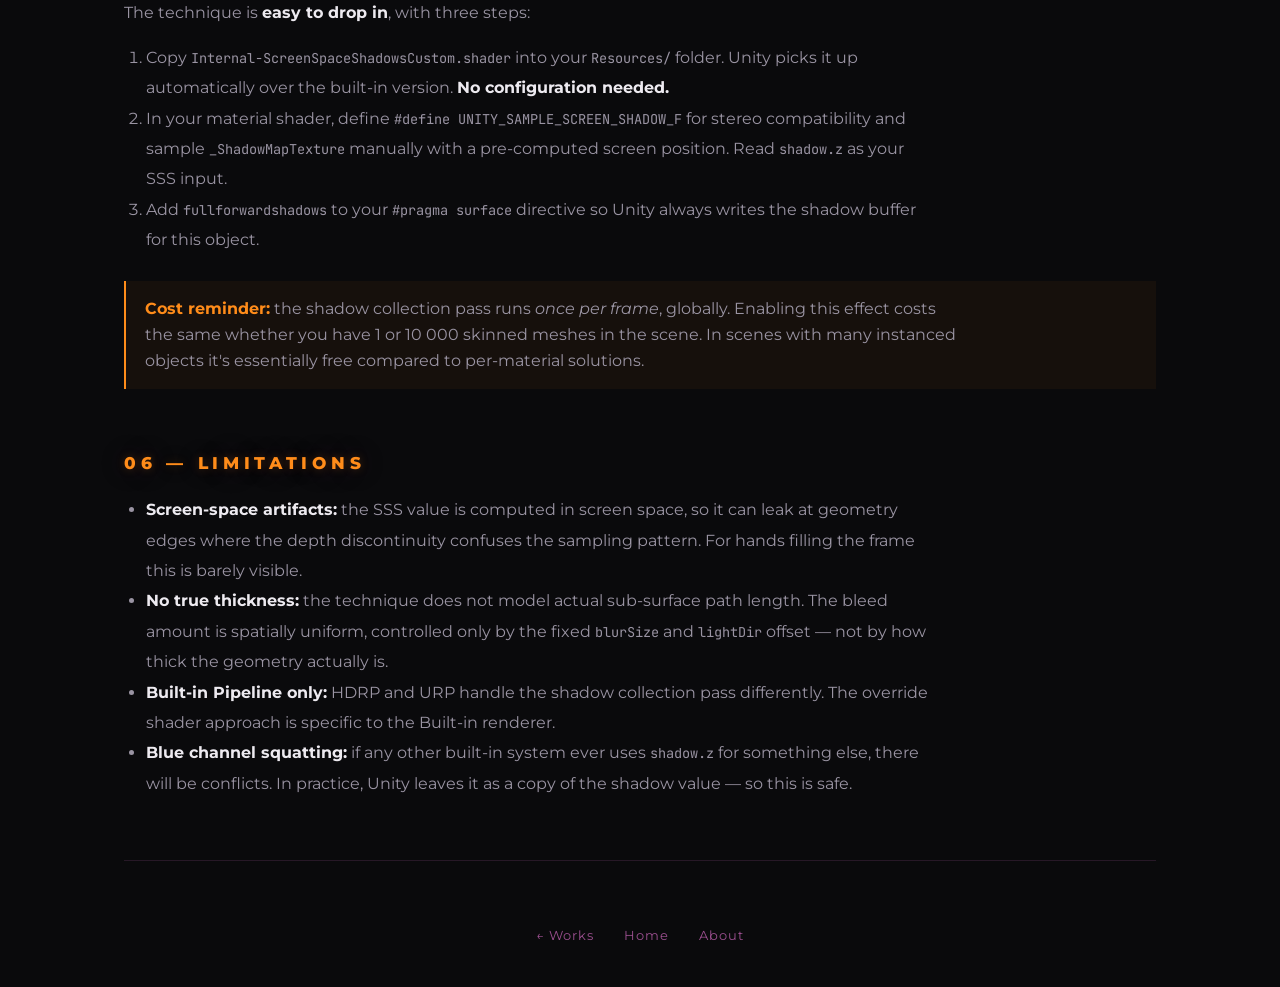
<file: breakdown-hand-sss.html>
<!DOCTYPE html>
<html lang="en">
<head>
  <meta charset="UTF-8">
  <meta name="viewport" content="width=device-width, initial-scale=1.0">
  <title>Skin SSS — Screen-Space Shadow Hack · Victor B.</title>
  <meta name="description" content="Technical breakdown: real-time Subsurface Scattering for skin in Unity Built-in Pipeline by hijacking the screen-space shadow buffer with a hexagonal sampling pattern.">
  <link rel="preconnect" href="https://fonts.googleapis.com">
  <link rel="preconnect" href="https://fonts.gstatic.com" crossorigin>
  <link href="https://fonts.googleapis.com/css2?family=Montserrat:wght@400;700;800&family=JetBrains+Mono:wght@400;600&display=swap" rel="stylesheet">
    <link rel="icon" type="image/x-icon" href="/favicon.ico">
  <link rel="icon" type="image/png" sizes="96x96" href="/favicon-96x96.png">
  <link rel="icon" type="image/svg+xml" href="/favicon.svg">
  <link rel="apple-touch-icon" sizes="180x180" href="/apple-touch-icon.png">
  <link rel="manifest" href="/site.webmanifest"><link rel="stylesheet" href="css/style.css">

  <style>
    /* ── Breakdown-specific overrides ─────────────────────────────── */

    .bd-back {
      display: inline-block;
      font-size: 0.8rem;
      font-weight: 700;
      letter-spacing: 0.22em;
      text-transform: uppercase;
      color: var(--text-dim);
      margin-bottom: 3.5rem;
      transition: color .22s, text-shadow .22s;
    }
    .bd-back:hover { color: var(--orange); text-shadow: var(--glow-orange); }

    /* ── Article header ─────────────────────────────────────────────── */

    .bd-header { margin-bottom: 3.5rem; }

    .bd-eyebrow {
      font-size: 0.72rem;
      font-weight: 700;
      letter-spacing: 0.35em;
      text-transform: uppercase;
      color: var(--orange);
      text-shadow: var(--glow-soft);
      margin: 0 0 0.9rem;
    }

    .bd-title {
      font-size: clamp(1.8rem, 5vw, 3rem);
      letter-spacing: 0.06em;
      line-height: 1.15;
      text-transform: uppercase;
      text-shadow: var(--glow-orange);
      margin: 0 0 1.1rem;
    }

    .bd-subtitle {
      color: var(--text-dim);
      font-size: 1.05rem;
      max-width: 64ch;
      margin: 0 0 1.6rem;
    }

    .bd-tags {
      display: flex;
      flex-wrap: wrap;
      gap: 0.4rem 1.2rem;
    }
    .bd-tags span {
      font-size: 0.72rem;
      font-weight: 700;
      letter-spacing: 0.2em;
      text-transform: uppercase;
      color: var(--violet-light);
    }

    /* ── Section ─────────────────────────────────────────────────────── */

    .bd-section { margin-bottom: 3.8rem; }

    .bd-section h2 {
      font-size: 1.05rem;
      letter-spacing: 0.28em;
      text-transform: uppercase;
      color: var(--orange);
      text-shadow: var(--glow-soft);
      margin: 0 0 1.1rem;
    }

    .bd-section p {
      color: var(--text-dim);
      max-width: 74ch;
      margin: 0 0 1rem;
    }

    .bd-section p strong { color: var(--text); }

    /* ── Pipeline diagram ─────────────────────────────────────────── */

    .pipeline {
      display: flex;
      flex-wrap: wrap;
      align-items: center;
      gap: 0.6rem 0;
      margin: 1.6rem 0;
      font-family: "JetBrains Mono", monospace;
      font-size: 0.82rem;
    }

    .pipeline-box {
      padding: 0.55rem 1.1rem;
      background: var(--bg-soft);
      border: 1px solid rgba(155,79,143,0.3);
      text-align: center;
      line-height: 1.35;
    }
    .pipeline-box .label {
      display: block;
      font-size: 0.6rem;
      letter-spacing: 0.2em;
      text-transform: uppercase;
      color: var(--text-dim);
      margin-bottom: 0.15rem;
    }
    .pipeline-box .name { color: var(--text); }
    .pipeline-box.highlight {
      border-color: rgba(255,140,26,0.6);
      box-shadow: 0 0 14px rgba(255,140,26,0.2);
    }
    .pipeline-box .name.accent { color: var(--orange); }

    .pipeline-arrow {
      padding: 0 0.7rem;
      color: var(--violet-light);
      font-size: 1.1rem;
    }

    /* ── Code blocks ──────────────────────────────────────────────── */

    .code-wrap {
      position: relative;
      margin: 1.4rem 0;
    }

    .code-label {
      display: inline-block;
      font-family: "JetBrains Mono", monospace;
      font-size: 0.65rem;
      font-weight: 600;
      letter-spacing: 0.18em;
      text-transform: uppercase;
      color: var(--text-dim);
      background: var(--bg-soft);
      border: 1px solid rgba(155,79,143,0.25);
      border-bottom: none;
      padding: 0.25rem 0.7rem;
    }

    pre {
      margin: 0;
      padding: 1.4rem 1.6rem;
      background: var(--bg-soft);
      border: 1px solid rgba(155,79,143,0.25);
      overflow-x: auto;
      font-family: "JetBrains Mono", monospace;
      font-size: 0.82rem;
      line-height: 1.7;
      color: #c9c3d4;
    }

    /* Syntax highlighting classes */
    .kw  { color: #c084fc; }   /* keywords: float, half, return … */
    .fn  { color: #fb923c; }   /* function calls */
    .cm  { color: #6b6480; font-style: italic; } /* comments */
    .num { color: #34d399; }   /* numbers */
    .str { color: #fbbf24; }   /* strings / macros */
    .tp  { color: #7dd3fc; }   /* types */

    /* ── Tap cost table ───────────────────────────────────────────── */

    .tap-table {
      width: 100%;
      border-collapse: collapse;
      font-size: 0.85rem;
      margin: 1.4rem 0;
    }

    .tap-table th {
      text-align: left;
      padding: 0.5rem 1rem;
      font-size: 0.68rem;
      letter-spacing: 0.2em;
      text-transform: uppercase;
      color: var(--text-dim);
      border-bottom: 1px solid rgba(155,79,143,0.3);
    }

    .tap-table td {
      padding: 0.55rem 1rem;
      color: var(--text-dim);
      border-bottom: 1px solid rgba(155,79,143,0.12);
    }

    .tap-table tr.highlight td { color: var(--text); }
    .tap-table tr.highlight td:last-child { color: var(--orange); }

    .tap-table .mono { font-family: "JetBrains Mono", monospace; font-size: 0.78rem; }

    /* ── Callout box ──────────────────────────────────────────────── */

    .callout {
      border-left: 2px solid var(--orange);
      padding: 0.9rem 1.2rem;
      margin: 1.6rem 0;
      background: rgba(255,140,26,0.05);
    }
    .callout p { margin: 0; color: var(--text-dim); }
    .callout p strong { color: var(--orange); }

    .callout.violet { border-color: var(--violet-light); background: rgba(155,79,143,0.05); }
    .callout.violet p strong { color: var(--violet-light); }

    /* ── Gallery ──────────────────────────────────────────────────── */

    .bd-gallery {
      display: grid;
      grid-template-columns: repeat(auto-fill, minmax(240px, 1fr));
      gap: 0.8rem;
      margin: 1.4rem 0;
    }

    .bd-gallery-item {
      position: relative;
      aspect-ratio: 16 / 9;
      overflow: hidden;
      background: var(--bg-soft);
      cursor: pointer;
    }

    .bd-gallery-item img,
    .bd-gallery-item video {
      width: 100%;
      height: 100%;
      object-fit: cover;
      opacity: 0.88;
      transition: transform 0.35s ease, opacity 0.35s ease;
      display: block;
    }

    .bd-gallery-item:hover img,
    .bd-gallery-item:hover video { transform: scale(1.04); opacity: 1; }

    /* ── Hexagonal SVG diagram ────────────────────────────────────── */

    .hex-diagram {
      display: flex;
      justify-content: center;
      margin: 2rem 0;
    }

    /* ── Separator ────────────────────────────────────────────────── */

    .bd-sep {
      border: none;
      border-top: 1px solid rgba(155,79,143,0.2);
      margin: 3rem 0;
    }

    /* ── Lightbox (re-uses site .lightbox) ────────────────────────── */

    @media (max-width: 600px) {
      .pipeline { gap: 0.4rem 0; font-size: 0.72rem; }
      .pipeline-arrow { padding: 0 0.3rem; }
    }
  </style>
</head>
<body>

  <main>
    <a class="bd-back" href="blog.html">← Blog</a>

    <!-- ══════════════════════════════════════════════════════════════
         HEADER
    ═══════════════════════════════════════════════════════════════ -->
    <header class="bd-header">
      <p class="bd-eyebrow">Shader Breakdown · Hanahana (2018)</p>
      <h1 class="bd-title">Fake Skin SSS<br>via a Shadow Buffer Hack</h1>
      <p class="bd-subtitle">
        Real-time Subsurface Scattering approximation for hands and skin in Unity's
        Built-in Renderer — without any post-process stack, geometry shader,
        or thickness texture.
      </p>
      <div class="bd-tags">
        <span>Unity 5 · Built-in Pipeline</span>
        <span>HLSL / CG</span>
        <span>Shadow Map</span>
        <span>Screen-Space</span>
        <span>Skin Rendering</span>
      </div>
    </header>

    <!-- ══════════════════════════════════════════════════════════════
         GALLERY
    ═══════════════════════════════════════════════════════════════ -->
    <div class="bd-gallery" id="bd-gallery">
      <div class="bd-gallery-item" data-src="assets/img/breakdowns/hand_sss/breakdown-hand_sss1.jpg">
        <img src="assets/img/breakdowns/hand_sss/breakdown-hand_sss1.jpg"
             alt="Skin SSS — backlit hands render" loading="lazy">
      </div>
      <div class="bd-gallery-item" data-src="assets/img/breakdowns/hand_sss/breakdown-hand_sss2.jpg">
        <img src="assets/img/breakdowns/hand_sss/breakdown-hand_sss2.jpg"
             alt="Skin SSS — detail view" loading="lazy">
      </div>
      <div class="bd-gallery-item" data-src="assets/img/breakdowns/hand_sss/breakdown-hand_sss3.jpg">
        <img src="assets/img/breakdowns/hand_sss/breakdown-hand_sss3.jpg"
             alt="Skin SSS — shadow edge glow" loading="lazy">
      </div>
      <div class="bd-gallery-item" data-video="assets/img/breakdowns/hand_sss/hand_sss.mp4">
        <video autoplay loop muted playsinline
               poster="assets/img/breakdowns/hand_sss/breakdown-hand_sss1.jpg"
               aria-label="Skin SSS animation">
          <source src="assets/img/breakdowns/hand_sss/hand_sss.mp4" type="video/mp4">
        </video>
      </div>
      <div class="bd-gallery-item" data-src="assets/img/breakdowns/hand_sss/translucency_nails.jpg">
        <img src="assets/img/breakdowns/hand_sss/translucency_nails.jpg" alt="Nail Masking" loading="lazy">
      </div>
    </div>

    <hr class="bd-sep">

    <!-- ══════════════════════════════════════════════════════════════
         1. OVERVIEW
    ═══════════════════════════════════════════════════════════════ -->
    <section class="bd-section">
      <h2>01 — Overview</h2>
      <p>
        <strong>Subsurface Scattering</strong> (SSS) is the optical phenomenon that makes
        skin translucent: hold your hand up to a strong light source and you'll see red-orange
        glow through the fingers. It's one of the defining qualities that separates a convincing
        skin render from a painted plastic surface.
      </p>
      <p>
        Hanahana (2018) was a performance piece rendered in <strong>Unity 5, Built-in Pipeline</strong>.
        No HDRP, no post-process stack. The project featured hundreds of animated hands filling
        the frame — making a traditional SSS approach (geometry pre-pass, thickness textures,
        multi-layer diffuse profiles) completely impractical.
      </p>
      <p>
        The technique described here is a <strong>deliberate hack</strong>: it repurposes
        an existing rendering buffer — the screen-space shadow collection pass — to smuggle
        a SSS proxy value all the way through to the material shader.
        No extra passes, no extra render targets.
      </p>
    </section>

    <!-- ══════════════════════════════════════════════════════════════
         2. THE PIPELINE
    ═══════════════════════════════════════════════════════════════ -->
    <section class="bd-section">
      <h2>02 — The Pipeline</h2>
      <p>
        Unity's shadow pipeline works in three stages. We intercept the second one.
      </p>

      <div class="pipeline">
        <div class="pipeline-box">
          <span class="label">Stage 1</span>
          <span class="name">Shadow Map<br><small style="color:var(--text-dim);font-size:0.75em">depth from light POV</small></span>
        </div>
        <span class="pipeline-arrow">→</span>
        <div class="pipeline-box highlight">
          <span class="label">Stage 2 · Our hack</span>
          <span class="name accent">Screen-Space Shadow Buffer<br><small style="font-size:0.75em">R=G=A : hard shadow · <strong>B : SSS proxy</strong></small></span>
        </div>
        <span class="pipeline-arrow">→</span>
        <div class="pipeline-box">
          <span class="label">Stage 3</span>
          <span class="name">Material Shader<br><small style="color:var(--text-dim);font-size:0.75em">reads shadow.z for SSS</small></span>
        </div>
      </div>

      <p>
        The screen-space shadow buffer is a full-screen RGBA render texture.
        Normally all four channels contain the same shadow attenuation value (0 = fully
        in shadow, 1 = fully lit). By writing a <strong>different value into the blue
        channel</strong>, we get a free communication channel to any material that samples
        this buffer — at zero additional rendering cost.
      </p>

      <div class="callout">
        <p><strong>Key insight:</strong> this is a <em>per-pixel</em>, <em>full-screen</em>
        operation. The cost is completely independent of scene complexity, mesh count,
        or draw call count. It runs once, exactly like a post-process effect.</p>
      </div>
    </section>

    <!-- ══════════════════════════════════════════════════════════════
         3. PART 1: SHADOW COLLECTION PASS
    ═══════════════════════════════════════════════════════════════ -->
    <section class="bd-section">
      <h2>03 — Part 1: Shadow Collection Pass</h2>
      <p>
        The shadow collection pass is implemented in
        <code style="font-family:'JetBrains Mono',monospace;font-size:0.85em;color:var(--orange)">Internal-ScreenSpaceShadowsCustom.shader</code>.
        Drop it in your project's <code style="font-family:'JetBrains Mono',monospace;font-size:0.85em;color:var(--orange)">Resources/</code> folder
        and Unity automatically picks it up over the built-in version.
      </p>
      <p>
        Inside <code style="font-family:'JetBrains Mono',monospace;font-size:0.85em">frag_pcfSoft</code>, after computing
        the standard hard shadow (<code style="font-family:'JetBrains Mono',monospace;font-size:0.85em">shadow</code>
        via <code style="font-family:'JetBrains Mono',monospace;font-size:0.85em">PCF7×7</code>),
        we compute a second value called <code style="font-family:'JetBrains Mono',monospace;font-size:0.85em">shadow2</code>
        which will become the blue channel.
      </p>

      <h3 style="font-size:0.85rem;letter-spacing:0.15em;text-transform:uppercase;color:var(--text);margin:1.6rem 0 0.6rem">
        The Core Idea
      </h3>
      <p>
        Instead of sampling the shadow map at the fragment's world position, we sample it
        at <strong>nearby world positions offset along the light direction</strong>.
        This is the translucency simulation: a point that is in shadow might still be
        "reachable" if you peek from a slightly different angle through thin geometry.
      </p>
      <p>
        On top of that, the samples are spread in a <strong>disk in the camera's tangent
        plane</strong> (spanned by the camera right and up vectors), which blurs the shadow
        boundary spatially — mimicking the scattering radius under skin.
      </p>

      <h3 style="font-size:0.85rem;letter-spacing:0.15em;text-transform:uppercase;color:var(--text);margin:1.6rem 0 0.6rem">
        Why a Hexagonal Pattern?
      </h3>
      <p>
        The naive approach is a <strong>cross pattern</strong> (±X, ±Y), but that leaves
        45° blind spots — visible on rounded geometry like fingers seen in diagonal.
        A <strong>hexagonal pattern</strong> (6 points at 60° intervals) reduces
        the maximum angular error from 45° to <strong>30°</strong>, which is the
        optimal tradeoff for 6 samples on a disk.
      </p>

      <div class="hex-diagram">
        <svg viewBox="-70 -70 140 140" width="160" height="160" aria-label="Hexagonal sampling pattern">
          <!-- Disk -->
          <circle cx="0" cy="0" r="55" fill="none" stroke="rgba(155,79,143,0.2)" stroke-width="1"/>
          <!-- Center -->
          <circle cx="0" cy="0" r="5" fill="var(--orange)" opacity="0.9"/>
          <text x="10" y="-8" font-family="JetBrains Mono,monospace" font-size="8" fill="var(--orange)" opacity="0.9">center ×2</text>
          <!-- 6 outer points -->
          <circle cx="55"  cy="0"    r="4" fill="var(--violet-light)"/>
          <circle cx="27.5" cy="47.6" r="4" fill="var(--violet-light)"/>
          <circle cx="-27.5" cy="47.6" r="4" fill="var(--violet-light)"/>
          <circle cx="-55" cy="0"    r="4" fill="var(--violet-light)"/>
          <circle cx="-27.5" cy="-47.6" r="4" fill="var(--violet-light)"/>
          <circle cx="27.5" cy="-47.6"  r="4" fill="var(--violet-light)"/>
          <!-- Angle labels -->
          <text x="58"  y="4"    font-family="JetBrains Mono,monospace" font-size="8" fill="var(--text-dim)">0°</text>
          <text x="30"  y="60"   font-family="JetBrains Mono,monospace" font-size="8" fill="var(--text-dim)">60°</text>
          <text x="-52" y="60"   font-family="JetBrains Mono,monospace" font-size="8" fill="var(--text-dim)">120°</text>
          <text x="-70" y="4"    font-family="JetBrains Mono,monospace" font-size="8" fill="var(--text-dim)">180°</text>
          <text x="-52" y="-52"  font-family="JetBrains Mono,monospace" font-size="8" fill="var(--text-dim)">240°</text>
          <text x="18"  y="-52"  font-family="JetBrains Mono,monospace" font-size="8" fill="var(--text-dim)">300°</text>
        </svg>
      </div>

      <div class="code-wrap">
        <span class="code-label">Internal-ScreenSpaceShadowsCustom.shader · frag_pcfSoft</span>
        <pre><code><span class="cm">// Camera axes in world space — these define our sampling disk plane</span>
<span class="tp">float4</span> xeye = <span class="tp">float4</span>(<span class="fn">mul</span>((<span class="tp">float3x3</span>)unity_CameraToWorld, <span class="tp">float3</span>(<span class="num">1</span>,<span class="num">0</span>,<span class="num">0</span>)), <span class="num">0.</span>);
<span class="tp">float4</span> yeye = <span class="tp">float4</span>(<span class="fn">mul</span>((<span class="tp">float3x3</span>)unity_CameraToWorld, <span class="tp">float3</span>(<span class="num">0</span>,<span class="num">1</span>,<span class="num">0</span>)), <span class="num">0.</span>);

<span class="cm">// Offset along the light direction = peek through thin geometry (~1.5 cm)</span>
lightDir.xyz *= -<span class="num">0.015</span>;

<span class="tp">float</span> blurSize = <span class="num">0.05</span>;          <span class="cm">// disk radius in world units</span>
<span class="tp">float</span> hBlur = blurSize * <span class="num">0.5</span>;   <span class="cm">// cos(60°)</span>
<span class="tp">float</span> dBlur = blurSize * <span class="num">0.866</span>; <span class="cm">// sin(60°)</span>

<span class="cm">// Isotropic hexagonal pattern: 6 samples at 60° intervals + weighted center</span>
<span class="cm">// Avoids the 45° blind spots of a cross pattern (±X, ±Y)</span>
<span class="tp">half</span> shadow2;
shadow2  = <span class="fn">PCF3x3</span>(wpos + lightDir + xeye * blurSize);                     <span class="cm">// 0°</span>
shadow2 += <span class="fn">PCF3x3</span>(wpos + lightDir + xeye * hBlur + yeye * dBlur);          <span class="cm">// 60°</span>
shadow2 += <span class="fn">PCF3x3</span>(wpos + lightDir - xeye * hBlur + yeye * dBlur);          <span class="cm">// 120°</span>
shadow2 += <span class="fn">PCF3x3</span>(wpos + lightDir - xeye * blurSize);                     <span class="cm">// 180°</span>
shadow2 += <span class="fn">PCF3x3</span>(wpos + lightDir - xeye * hBlur - yeye * dBlur);          <span class="cm">// 240°</span>
shadow2 += <span class="fn">PCF3x3</span>(wpos + lightDir + xeye * hBlur - yeye * dBlur);          <span class="cm">// 300°</span>
shadow2 += <span class="fn">PCF3x3</span>(wpos + lightDir) * <span class="num">2.0</span>;                               <span class="cm">// center ×2</span>
shadow2 /= <span class="num">8.0</span>;  <span class="cm">// normalize: 6 × 1.0 + 1 × 2.0 = 8</span>

shadow2 = <span class="fn">pow</span>(shadow2, <span class="num">0.8</span>);
shadow2 = <span class="fn">lerp</span>(shadow2, shadow, <span class="num">0.2</span>); <span class="cm">// blend a little hard shadow back in</span>
shadow2 *= shadow2;                      <span class="cm">// square: deepen the effect non-linearly</span>

<span class="cm">// R, G, A = standard shadow  ·  B = SSS proxy</span>
<span class="kw">return</span> <span class="fn">fixed4</span>(shadow, shadow, shadow2, shadow);</code></pre>
      </div>

      <div class="callout violet">
        <p>
          <strong>Note:</strong> <code style="font-family:'JetBrains Mono',monospace;font-size:0.85em">PCF3x3</code>
          above is shorthand for
          <code style="font-family:'JetBrains Mono',monospace;font-size:0.85em">UnitySampleShadowmap_PCF3x3(GET_SHADOW_COORDINATES(...), bias)</code>.
          The actual shader uses that full form with cascade weights.
        </p>
      </div>

      <h3 style="font-size:0.85rem;letter-spacing:0.15em;text-transform:uppercase;color:var(--text);margin:1.6rem 0 0.6rem">
        Performance Cost
      </h3>
      <p>
        Unity's PCF functions use hardware bilinear shadow fetches.
        Here's how our approach compares:
      </p>

      <table class="tap-table">
        <thead>
          <tr>
            <th>Configuration</th>
            <th>Calls</th>
            <th>Hardware taps (approx.)</th>
          </tr>
        </thead>
        <tbody>
          <tr>
            <td>Unity default soft shadow</td>
            <td class="mono">1× PCF7×7</td>
            <td>~16</td>
          </tr>
          <tr>
            <td>Our base shadow (unchanged)</td>
            <td class="mono">1× PCF7×7</td>
            <td>~16</td>
          </tr>
          <tr>
            <td>Our SSS ring</td>
            <td class="mono">7× PCF3×3</td>
            <td>~28</td>
          </tr>
          <tr class="highlight">
            <td><strong>Our total</strong></td>
            <td class="mono"><strong>8 calls</strong></td>
            <td><strong>~44 vs 16 vanilla</strong></td>
          </tr>
        </tbody>
      </table>

      <p>
        That is roughly <strong>2.75× more expensive</strong> than vanilla Unity soft shadows.
        However, this pass runs <em>once per frame regardless of how many objects or draw calls
        are in the scene</em> — so the absolute cost stays bounded and predictable.
        For a project like Hanahana with hundreds of mesh instances, this is clearly the
        better trade-off compared to per-material thickness textures.
      </p>
    </section>

    <!-- ══════════════════════════════════════════════════════════════
         4. PART 2: MATERIAL SHADER
    ═══════════════════════════════════════════════════════════════ -->
    <section class="bd-section">
      <h2>04 — Part 2: The Material Shader</h2>
      <p>
        The material shader is a custom <code style="font-family:'JetBrains Mono',monospace;font-size:0.85em">StandardSpecular</code>
        surface shader with a custom lighting function. It reads the screen-space shadow buffer
        manually to extract both the regular shadow and our blue-channel SSS proxy.
      </p>

      <h3 style="font-size:0.85rem;letter-spacing:0.15em;text-transform:uppercase;color:var(--text);margin:1.6rem 0 0.6rem">
        Reading the Blue Channel
      </h3>
      <p>
        In the <code style="font-family:'JetBrains Mono',monospace;font-size:0.85em">surf()</code> function,
        the screen-space shadow buffer is sampled manually using the pre-computed screen position.
        The blue component (<code style="font-family:'JetBrains Mono',monospace;font-size:0.85em">shadow.z</code>) is
        stored in a global variable for the lighting function to consume.
      </p>

      <div class="code-wrap">
        <span class="code-label">Material Shader · surf()</span>
        <pre><code><span class="cm">// Screen-space shadow buffer — sampled manually via pre-computed screen UV</span>
<span class="tp">fixed4</span> shadowSample = <span class="fn">UNITY_SAMPLE_SCREEN_SHADOW_F</span>(_ShadowMapTexture, i.screenPos);

<span class="cm">// The blue channel carries our hexagonal-sampled SSS proxy</span>
<span class="cm">//   0.0  →  fully occluded (or behind thick geometry)</span>
<span class="cm">//   1.0  →  directly lit (and spatial neighbors too)</span>
SSS = shadowSample.z;</code></pre>
      </div>

      <h3 style="font-size:0.85rem;letter-spacing:0.15em;text-transform:uppercase;color:var(--text);margin:1.6rem 0 0.6rem">
        Angle-Based Modulation
      </h3>
      <p>
        In the custom lighting function, the SSS value is scaled by an angle-based multiplier
        that approximates two physical phenomena:
      </p>
      <ul style="color:var(--text-dim);max-width:74ch;padding-left:1.4em;">
        <li style="margin-bottom:0.5rem">
          <strong style="color:var(--text)">Backlit translucency:</strong> when the camera looks
          toward the light source (fingers silhouetted against the sun), SSS is maximal.
          Captured by <code style="font-family:'JetBrains Mono',monospace;font-size:0.85em">dot(lightDir, -viewDir)</code>.
        </li>
        <li>
          <strong style="color:var(--text)">Bounce / ambient wrap:</strong> a secondary SSS
          contribution that is present even when not backlit — simulating indirect scattering.
        </li>
      </ul>

      <div class="code-wrap">
        <span class="code-label">Material Shader · LightingStandardSpecularCustom()</span>
        <pre><code><span class="cm">// N·L: positive = lit side, negative = shadow side</span>
<span class="tp">half</span> dotLight = <span class="fn">dot</span>(gi.light.dir, worldNormal);
<span class="tp">half</span> back     = <span class="fn">min</span>(<span class="num">0.0</span>, dotLight);  <span class="cm">// contribution from backlit hemisphere only</span>

<span class="cm">// Camera-to-light axis: 1.0 = looking into the light (backlit silhouette)</span>
<span class="tp">half</span> lookToSun = <span class="fn">dot</span>(gi.light.dir, -viewDir) * <span class="num">0.5</span> + <span class="num">0.5</span>;

<span class="cm">// Blend between bounce and backlight strengths.</span>
<span class="cm">// pow(lookToSun, 10.0) makes the backlight falloff very tight — only</span>
<span class="cm">// activates strongly when the camera is nearly in the sun axis.</span>
<span class="tp">float</span> multiplier = <span class="fn">lerp</span>(SSS_bounced, SSS_backLight, <span class="fn">pow</span>(lookToSun, <span class="num">10.0</span>));

<span class="cm">// Color gradient: thin/occluded areas glow warm; thicker lit areas get near skin tone.</span>
<span class="cm">// SSS * SSS makes the transition nonlinear (favors the warm far color).</span>
<span class="tp">float3</span> sssColor = <span class="fn">lerp</span>(_SSS_far, _SSS, SSS * SSS).rgb;

<span class="cm">// Final contribution — added directly on top of the standard BRDF result</span>
<span class="tp">float</span> intensity = SSS * multiplier * <span class="fn">saturate</span>(isNail + <span class="num">1.0</span> + h + back);
c.rgb += intensity * sssColor * _LightColor0.rgb;</code></pre>
      </div>

      <h3 style="font-size:0.85rem;letter-spacing:0.15em;text-transform:uppercase;color:var(--text);margin:1.6rem 0 0.6rem">
        The Color Gradient
      </h3>
      <p>
        Two HDR colors are exposed per hand size category (small / big hands are scaled
        differently): <code style="font-family:'JetBrains Mono',monospace;font-size:0.85em">_SSS</code> (near, bright areas)
        and <code style="font-family:'JetBrains Mono',monospace;font-size:0.85em">_SSS_far</code> (deep/occluded areas).
        The interpolation key is <code style="font-family:'JetBrains Mono',monospace;font-size:0.85em">SSS * SSS</code>,
        meaning dark-shadowed pixels get the warm, saturated far color — giving fingertips and
        ear edges that characteristic orange-red glow seen in strong backlighting.
      </p>

      <h3 style="font-size:0.85rem;letter-spacing:0.15em;text-transform:uppercase;color:var(--text);margin:1.6rem 0 0.6rem">
        Nail Masking
      </h3>
      <p>
        A small but effective detail: nails have a high blue component in the albedo texture.
        <code style="font-family:'JetBrains Mono',monospace;font-size:0.85em">isNail = smoothstep(0.3, 0.48, albedo.b)</code>
        extracts a smooth nail mask at zero texture cost. Nails get a different (harder, more
        specular-like) SSS response, blending into a half-albedo tint instead of the warm skin SSS.
      </p>

      <figure style="margin: 2.5rem 0;">
        <img src="assets/img/breakdowns/hand_sss/translucency_nails.jpg" alt="Nail Masking Detail" style="width:100%; border:1px solid rgba(155,79,143,0.3);">
        <figcaption style="font-size:0.75rem; color:var(--text-dim); text-align:center; margin-top:0.6rem;">The nail mask ensures nails do not inherit the deep red skin translucency.</figcaption>
      </figure>
    </section>

    <!-- ══════════════════════════════════════════════════════════════
         5. HOW TO INTEGRATE
    ═══════════════════════════════════════════════════════════════ -->
    <section class="bd-section">
      <h2>05 — Integration</h2>
      <p>
        The technique is <strong>easy to drop in</strong>, with three steps:
      </p>
      <ol style="color:var(--text-dim);max-width:74ch;padding-left:1.4em;line-height:1.9;">
        <li>
          Copy <code style="font-family:'JetBrains Mono',monospace;font-size:0.85em">Internal-ScreenSpaceShadowsCustom.shader</code>
          into your <code style="font-family:'JetBrains Mono',monospace;font-size:0.85em">Resources/</code> folder.
          Unity picks it up automatically over the built-in version.
          <strong style="color:var(--text)">No configuration needed.</strong>
        </li>
        <li>
          In your material shader, define
          <code style="font-family:'JetBrains Mono',monospace;font-size:0.85em">#define UNITY_SAMPLE_SCREEN_SHADOW_F</code>
          for stereo compatibility and sample <code style="font-family:'JetBrains Mono',monospace;font-size:0.85em">_ShadowMapTexture</code>
          manually with a pre-computed screen position.
          Read <code style="font-family:'JetBrains Mono',monospace;font-size:0.85em">shadow.z</code> as your SSS input.
        </li>
        <li>
          Add <code style="font-family:'JetBrains Mono',monospace;font-size:0.85em">fullforwardshadows</code> to your
          <code style="font-family:'JetBrains Mono',monospace;font-size:0.85em">#pragma surface</code> directive
          so Unity always writes the shadow buffer for this object.
        </li>
      </ol>
      <div class="callout">
        <p>
          <strong>Cost reminder:</strong> the shadow collection pass runs <em>once per frame</em>,
          globally. Enabling this effect costs the same whether you have 1 or 10 000 skinned meshes
          in the scene. In scenes with many instanced objects it's essentially free compared to
          per-material solutions.
        </p>
      </div>
    </section>

    <!-- ══════════════════════════════════════════════════════════════
         6. LIMITATIONS
    ═══════════════════════════════════════════════════════════════ -->
    <section class="bd-section">
      <h2>06 — Limitations</h2>
      <ul style="color:var(--text-dim);max-width:74ch;padding-left:1.4em;line-height:1.9;">
        <li>
          <strong style="color:var(--text)">Screen-space artifacts:</strong> the SSS value
          is computed in screen space, so it can leak at geometry edges where the depth
          discontinuity confuses the sampling pattern.
          For hands filling the frame this is barely visible.
        </li>
        <li>
          <strong style="color:var(--text)">No true thickness:</strong> the technique does not
          model actual sub-surface path length. The bleed amount is spatially uniform, controlled
          only by the fixed <code style="font-family:'JetBrains Mono',monospace;font-size:0.85em">blurSize</code>
          and <code style="font-family:'JetBrains Mono',monospace;font-size:0.85em">lightDir</code> offset —
          not by how thick the geometry actually is.
        </li>
        <li>
          <strong style="color:var(--text)">Built-in Pipeline only:</strong>
          HDRP and URP handle the shadow collection pass differently. The override shader
          approach is specific to the Built-in renderer.
        </li>
        <li>
          <strong style="color:var(--text)">Blue channel squatting:</strong> if any other
          built-in system ever uses <code style="font-family:'JetBrains Mono',monospace;font-size:0.85em">shadow.z</code>
          for something else, there will be conflicts. In practice, Unity leaves it as a
          copy of the shadow value — so this is safe.
        </li>
      </ul>
    </section>

    <hr class="bd-sep">

    <footer style="text-align:center;color:var(--text-dim);font-size:0.8rem;letter-spacing:0.08em;padding:1rem 0 2rem;">
      <a href="works.html" style="margin:0 0.8rem;">← Works</a>
      <a href="index.html" style="margin:0 0.8rem;">Home</a>
      <a href="about.html" style="margin:0 0.8rem;">About</a>
    </footer>
  </main>

  <!-- ── Lightbox ─────────────────────────────────────────────────── -->
  <div class="lightbox" id="bd-lightbox" role="dialog" aria-modal="true">
    <button class="lightbox-close" id="bd-lb-close" aria-label="Close">CLOSE</button>
    <div class="lightbox-content" id="bd-lb-content"></div>
  </div>

  <script src="js/nav.js"></script>
  <script>
    // ── Gallery lightbox ───────────────────────────────────────────
    const lightbox = document.getElementById("bd-lightbox");
    const lbContent = document.getElementById("bd-lb-content");
    const lbClose   = document.getElementById("bd-lb-close");

    // Image items
    document.querySelectorAll("#bd-gallery .bd-gallery-item[data-src]").forEach(item => {
      item.style.cursor = "pointer";
      item.addEventListener("click", () => {
        const img = document.createElement("img");
        img.src = item.dataset.src;
        img.alt = item.querySelector("img").alt;
        lbContent.replaceChildren(img);
        lightbox.classList.add("open");
      });
    });

    // Video items
    document.querySelectorAll("#bd-gallery .bd-gallery-item[data-video]").forEach(item => {
      item.style.cursor = "pointer";
      item.addEventListener("click", () => {
        const wrap = document.createElement("div");
        wrap.className = "lightbox-video";
        const vid = document.createElement("video");
        vid.controls = true;
        vid.loop = true;
        vid.style.cssText = "width:100%;height:100%;object-fit:contain;background:#000;";
        vid.poster = "assets/img/breakdowns/hand_sss/breakdown-hand_sss1.jpg";
        const src = document.createElement("source");
        src.src = item.dataset.video;
        src.type = "video/mp4";
        vid.appendChild(src);
        wrap.appendChild(vid);
        lbContent.replaceChildren(wrap);
        lightbox.classList.add("open");
        // Synchronous play() — Firefox loses user-gesture scope in setTimeout
        vid.play().catch(() => {});
      });
    });

    function closeLb() {
      lightbox.classList.remove("open");
      lbContent.replaceChildren();
    }

    lbClose.addEventListener("click", closeLb);
    lightbox.addEventListener("click", e => { if (e.target === lightbox) closeLb(); });
    document.addEventListener("keydown", e => { if (e.key === "Escape") closeLb(); });
  </script>
</body>
</html>
</file>
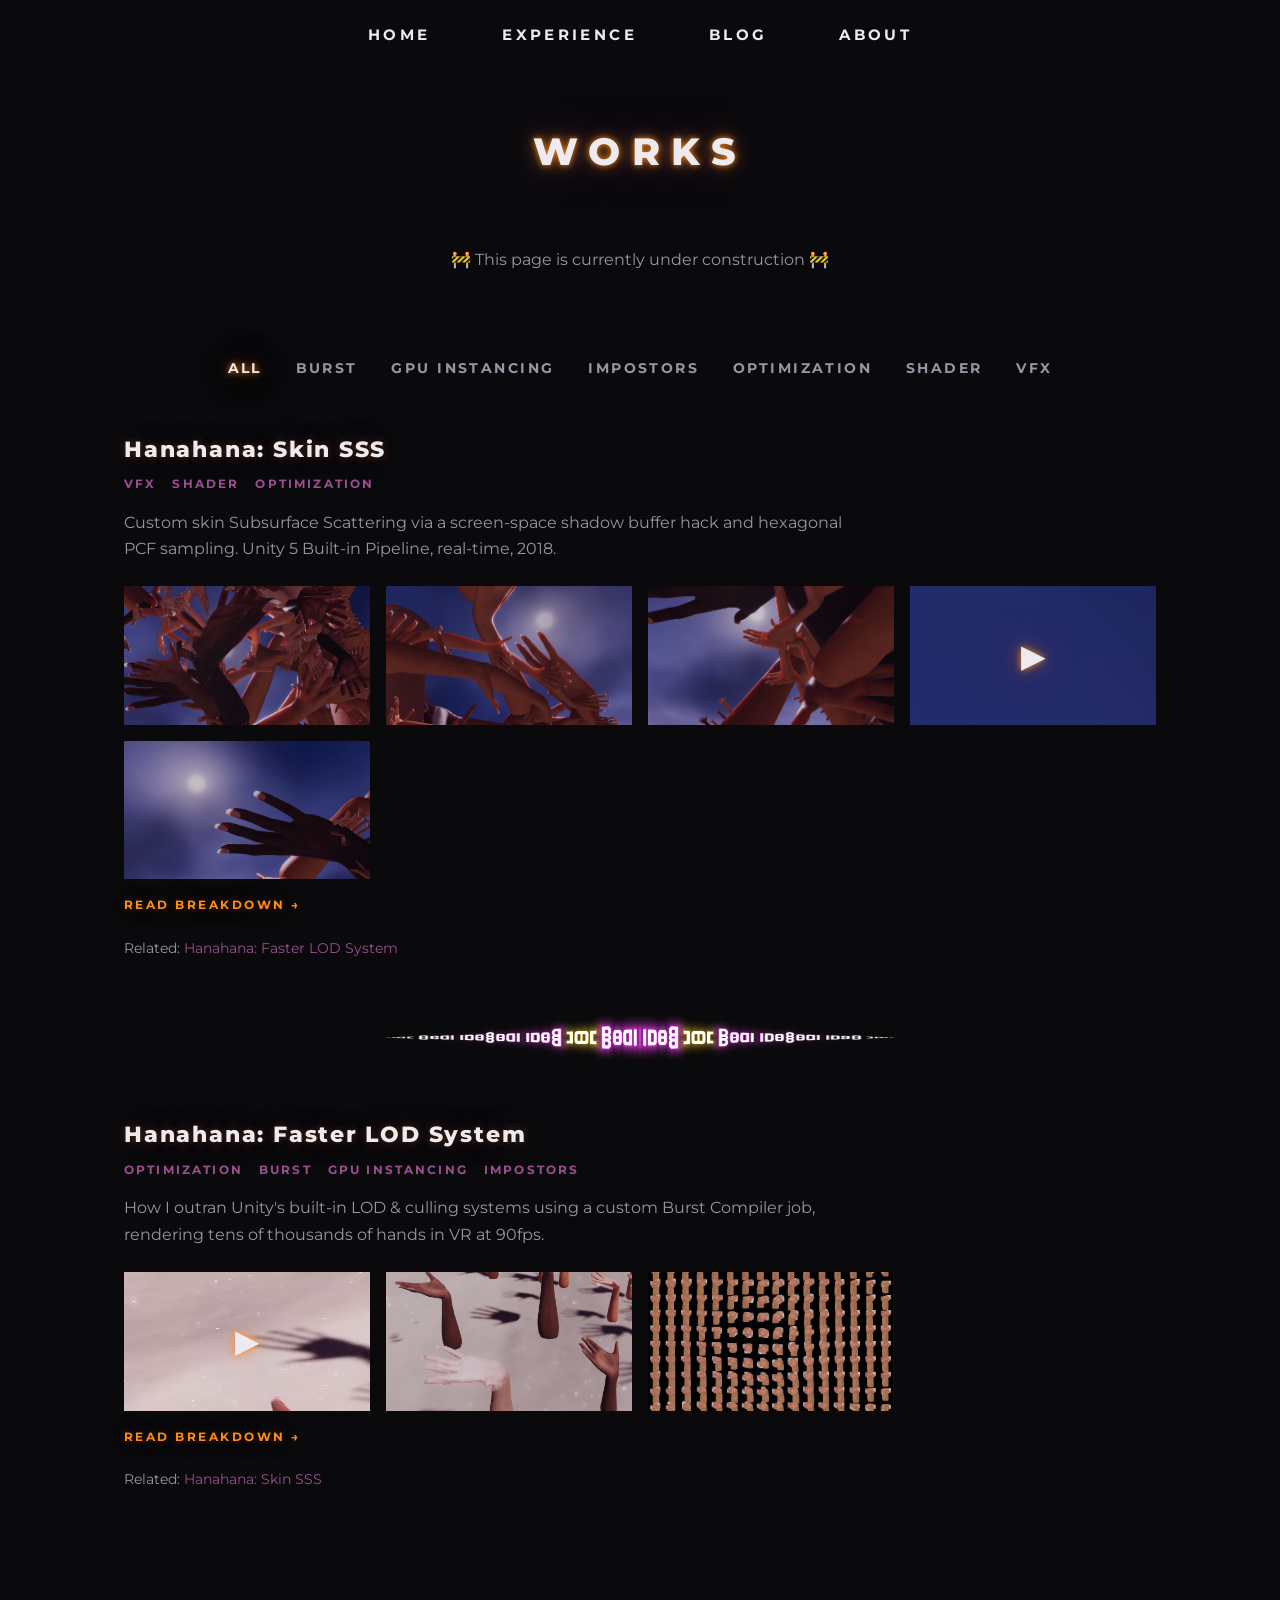
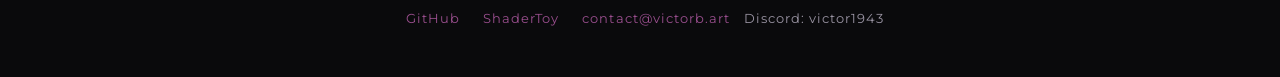
<file: works.html>
<!DOCTYPE html>
<html lang="en">
<head>
  <meta charset="UTF-8">
  <meta name="viewport" content="width=device-width, initial-scale=1.0">
  <title>Works — Kushulain</title>
  <meta name="description" content="VFX, shaders, optimizations and technical breakdowns by Victor Beaupuy (Kushulain).">
  <link rel="preconnect" href="https://fonts.googleapis.com">
  <link rel="preconnect" href="https://fonts.gstatic.com" crossorigin>
  <link href="https://fonts.googleapis.com/css2?family=Montserrat:wght@400;700;800&display=swap" rel="stylesheet">
  <link rel="stylesheet" href="css/style.css">
</head>
<body>
  <main>
    <h1 class="page-title">Works</h1>
    <p class="works-empty" style="margin-top: -1rem; margin-bottom: 2rem;">🚧 This page is currently under construction 🚧</p>
    <div id="tag-filters" class="tag-filters"></div>
    <div id="works-list"></div>
  </main>

  <footer>
    <a href="https://github.com/Kushulain">GitHub</a>
    <a href="https://www.shadertoy.com/user/Kushulain" target="_blank" rel="noopener">ShaderToy</a>
    <a href="mailto:contact@victorb.art">contact@victorb.art</a>
    <span>Discord: victor1943</span>
  </footer>

  <script src="js/nav.js"></script>
  <script src="js/shaders/rtt-divider.js"></script>
  <script src="js/works-data.js"></script>
  <script src="js/works.js"></script>
</body>
</html>
</file>
<file: css/style.css>
/* ============================================================
   Kushulain — portfolio
   Palette: deep black / orange / palatinate purple
   Signature: pure-text buttons with layered glow, no borders
   ============================================================ */

:root {
  --bg: #0a0a0c;
  --bg-soft: #101014;
  --text: #edeaf0;
  --text-dim: #9a94a3;
  --orange: #ff8c1a;
  --violet: #682860;
  --violet-light: #9b4f8f;

  --glow-orange:
    0 0 6px rgba(255, 140, 26, 0.9),
    0 0 18px rgba(255, 140, 26, 0.45),
    0 0 42px rgba(104, 40, 96, 0.55);
  --glow-violet:
    0 0 6px rgba(155, 79, 143, 0.9),
    0 0 18px rgba(155, 79, 143, 0.45),
    0 0 42px rgba(255, 140, 26, 0.35);
  --glow-soft:
    0 0 10px rgba(255, 140, 26, 0.25),
    0 0 30px rgba(104, 40, 96, 0.3);
}

* { box-sizing: border-box; }

html { scroll-behavior: smooth; }

body {
  margin: 0;
  overflow-x: hidden; /* the full-bleed hero uses 100vw, which includes the scrollbar */
  background: var(--bg);
  color: var(--text);
  font-family: "Montserrat", sans-serif;
  font-weight: 400;
  line-height: 1.65;
  -webkit-font-smoothing: antialiased;
}

a { color: var(--violet-light); text-decoration: none; }
a:hover { color: var(--orange); }

h1, h2, h3 { font-weight: 800; letter-spacing: 0.04em; }

img { max-width: 100%; display: block; }

/* ---------------- Navigation overlay ---------------- */

.site-nav {
  position: fixed;
  top: 0; left: 0; right: 0;
  z-index: 100;
  display: flex;
  justify-content: center;
  gap: clamp(2rem, 6vw, 4.5rem);
  padding: 1.4rem 1rem 2.2rem;
  pointer-events: none;
}

/* Scrim fades in on scroll for readability, no visible box */
.site-nav::before {
  content: "";
  position: absolute;
  inset: 0;
  background: linear-gradient(to bottom, rgba(10, 10, 12, 0.92), rgba(10, 10, 12, 0));
  opacity: 0;
  transition: opacity 0.35s ease;
  pointer-events: none;
}

.site-nav.scrolled::before { opacity: 1; }

.site-nav a {
  position: relative;
  pointer-events: auto;
  color: var(--text);
  font-weight: 700;
  font-size: 0.95rem;
  letter-spacing: 0.22em;
  transition: text-shadow 0.25s ease, letter-spacing 0.25s ease, color 0.25s ease;
}

.site-nav a:hover {
  color: var(--text);
  letter-spacing: 0.28em;
  text-shadow: var(--glow-orange);
}

.site-nav a[aria-current="page"] {
  text-shadow: var(--glow-orange);
}

/* ---------------- Text buttons (shared) ---------------- */

.text-btn {
  background: none;
  border: none;
  padding: 0.4rem 0.6rem;
  cursor: pointer;
  color: var(--text-dim);
  font-family: "Montserrat", sans-serif;
  font-weight: 700;
  font-size: 0.85rem;
  letter-spacing: 0.18em;
  text-transform: uppercase;
  transition: text-shadow 0.25s ease, color 0.25s ease, letter-spacing 0.25s ease;
}

.text-btn:hover {
  color: var(--text);
  text-shadow: var(--glow-violet);
}

.text-btn.active {
  color: var(--text);
  text-shadow: var(--glow-orange);
}

/* ---------------- Layout ---------------- */

main {
  max-width: 1080px;
  margin: 0 auto;
  padding: 7.5rem 1.5rem 4rem;
}

section { margin-bottom: 4.5rem; }

.section-title {
  font-size: 1.15rem;
  letter-spacing: 0.3em;
  text-transform: uppercase;
  color: var(--text);
  text-shadow: var(--glow-soft);
  margin-bottom: 1.8rem;
}

/* ---------------- HOME ---------------- */

.hero {
  /* Full-bleed: the hero canvas escapes the 1080px main column */
  width: 100vw;
  margin-left: calc(50% - 50vw);
  display: flex;
  flex-direction: column;
  align-items: center;
  gap: 1rem;
  text-align: center;
  margin-top: -3.5rem;
  margin-bottom: 2rem;
}

#hero-canvas {
  width: min(56vw, 61vh);
  height: min(56vw, 61vh);
  display: block;
  cursor: pointer;
  /* Touch-drag on the canvas drives the shader instead of scrolling the page */
  touch-action: none;
}

#hero-canvas.interactive { cursor: crosshair; }

.hero-hint {
  color: var(--text-dim);
  font-size: 0.75rem;
  letter-spacing: 0.2em;
  text-transform: uppercase;
  margin: 0;
}

.texture-buttons {
  display: flex;
  flex-wrap: wrap;
  justify-content: center;
  gap: 0.8rem;
}

.tagline {
  font-size: clamp(1.3rem, 3.4vw, 2.1rem);
  letter-spacing: 0.14em;
  text-transform: uppercase;
  text-shadow: var(--glow-orange);
  margin: 0.5rem 0 0;
}

.video-wrap {
  position: relative;
  width: 100%;
  aspect-ratio: 16 / 9;
  background: var(--bg-soft);
}

.video-wrap iframe {
  position: absolute;
  inset: 0;
  width: 100%;
  height: 100%;
  border: 0;
}

/* ---------------- RTT divider (shader placeholder) ---------------- */

.rtt-divider {
  display: block;
  width: 50%;
  height: 45px;
  margin: 3.5rem auto;
}

/* ---------------- WORKS ---------------- */

.page-title {
  text-align: center;
  font-size: clamp(1.6rem, 4vw, 2.4rem);
  letter-spacing: 0.3em;
  text-transform: uppercase;
  text-shadow: var(--glow-orange);
  margin: 0 0 2rem;
}

.tag-filters {
  display: flex;
  flex-wrap: wrap;
  justify-content: center;
  gap: 0.4rem 0.9rem;
  margin-bottom: 3rem;
}

.work-entry h2 {
  font-size: 1.4rem;
  letter-spacing: 0.08em;
  text-shadow: var(--glow-soft);
  margin: 0 0 0.4rem;
}

.work-entry .work-tags {
  display: flex;
  flex-wrap: wrap;
  gap: 0.3rem 1rem;
  margin-bottom: 1rem;
}

.work-entry .work-tags span {
  color: var(--violet-light);
  font-size: 0.75rem;
  font-weight: 700;
  letter-spacing: 0.18em;
  text-transform: uppercase;
}

.work-entry .work-desc {
  color: var(--text-dim);
  max-width: 68ch;
  margin: 0 0 1.5rem;
}

.media-grid {
  display: grid;
  grid-template-columns: repeat(auto-fill, minmax(220px, 1fr));
  gap: 1rem;
}

.media-thumb {
  position: relative;
  padding: 0;
  border: none;
  background: var(--bg-soft);
  cursor: pointer;
  aspect-ratio: 16 / 9;
  overflow: hidden;
}

.media-thumb img {
  width: 100%;
  height: 100%;
  object-fit: cover;
  transition: transform 0.35s ease, opacity 0.35s ease;
  opacity: 0.85;
}

.media-thumb:hover img {
  transform: scale(1.04);
  opacity: 1;
}

/* Hide play overlay when the inline video preview is playing */
.media-thumb:hover .play-icon { opacity: 0; transition: opacity 0.2s; }

.media-thumb .play-icon {
  position: absolute;
  inset: 0;
  display: grid;
  place-items: center;
  color: var(--text);
  font-size: 2rem;
  text-shadow: var(--glow-orange);
  pointer-events: none;
}

.work-related {
  margin-top: 1.2rem;
  font-size: 0.85rem;
  color: var(--text-dim);
}

.works-empty {
  text-align: center;
  color: var(--text-dim);
  padding: 3rem 0;
}

/* ---------------- Lightbox ---------------- */

.lightbox {
  position: fixed;
  inset: 0;
  z-index: 200;
  display: none;
  align-items: center;
  justify-content: center;
  background: rgba(5, 5, 7, 0.94);
  padding: 2rem;
}

.lightbox.open { display: flex; }

.lightbox img {
  max-width: 92vw;
  max-height: 86vh;
  object-fit: contain;
}

.lightbox .lightbox-video {
  width: min(1100px, 92vw);
  aspect-ratio: 16 / 9;
}

.lightbox .lightbox-video iframe {
  width: 100%;
  height: 100%;
  border: 0;
}

.lightbox-close {
  position: absolute;
  top: 1.2rem;
  right: 1.8rem;
  background: none;
  border: none;
  cursor: pointer;
  color: var(--text);
  font-family: "Montserrat", sans-serif;
  font-weight: 700;
  font-size: 1rem;
  letter-spacing: 0.2em;
  text-shadow: var(--glow-orange);
}

.lightbox-arrow {
  position: absolute;
  top: 50%;
  transform: translateY(-50%);
  background: none;
  border: none;
  cursor: pointer;
  color: var(--text);
  font-size: 2rem;
  padding: 1rem;
  text-shadow: var(--glow-orange);
  transition: text-shadow 0.2s ease, transform 0.2s ease;
  z-index: 10;
}

.lightbox-arrow:hover {
  text-shadow: var(--glow-violet);
  transform: translateY(-50%) scale(1.2);
}

.lightbox-prev { left: 1rem; }
.lightbox-next { right: 1rem; }

/* ---------------- ABOUT ---------------- */

.about-intro {
  font-size: 1.05rem;
}

.cv-row {
  display: flex;
  flex-wrap: wrap;
  align-items: baseline;
  gap: 0.8rem 2rem;
  margin-top: 1.4rem;
}

.big-link {
  font-weight: 800;
  font-size: 1.1rem;
  letter-spacing: 0.12em;
  text-transform: uppercase;
  color: var(--text);
  text-shadow: var(--glow-orange);
  transition: text-shadow 0.25s ease, letter-spacing 0.25s ease;
}

.big-link:hover {
  color: var(--text);
  letter-spacing: 0.16em;
  text-shadow: var(--glow-violet);
}

.cv-download {
  font-size: 0.8rem;
  font-weight: 700;
  letter-spacing: 0.16em;
  text-transform: uppercase;
  color: var(--text-dim);
  transition: color 0.25s ease, text-shadow 0.25s ease;
}

.cv-download:hover {
  color: var(--orange);
  text-shadow: var(--glow-soft);
}

.skill-groups {
  display: grid;
  grid-template-columns: repeat(auto-fit, minmax(230px, 1fr));
  gap: 2rem;
}

.skill-groups h3 {
  font-size: 0.85rem;
  letter-spacing: 0.25em;
  text-transform: uppercase;
  color: var(--orange);
  text-shadow: var(--glow-soft);
  margin: 0 0 0.6rem;
}

.skill-groups ul {
  list-style: none;
  margin: 0;
  padding: 0;
  color: var(--text-dim);
}

.skill-groups li { padding: 0.15rem 0; }

.values-list {
  list-style: none;
  margin: 0;
  padding: 0;
  max-width: 72ch;
}

.values-list li {
  padding: 0.55rem 0;
  color: var(--text-dim);
}

.values-list strong {
  color: var(--text);
  display: block;
  letter-spacing: 0.06em;
}

.contact-row {
  display: flex;
  flex-wrap: wrap;
  align-items: baseline;
  gap: 1rem 3rem;
}

.contact-row .big-link {
  font-weight: 800;
  font-size: 1.1rem;
  letter-spacing: 0.12em;
  text-transform: uppercase;
  color: var(--text);
  text-shadow: var(--glow-orange);
  transition: text-shadow 0.25s ease, letter-spacing 0.25s ease;
}

.contact-row .big-link:hover {
  letter-spacing: 0.16em;
  text-shadow: var(--glow-violet);
}

.contact-note { color: var(--text-dim); font-size: 0.9rem; }

/* ---------------- Footer ---------------- */

footer {
  text-align: center;
  color: var(--text-dim);
  font-size: 0.8rem;
  letter-spacing: 0.08em;
  padding: 2.5rem 1rem 3rem;
}

footer a { margin: 0 0.6rem; }

@media (max-width: 600px) {
  main { padding-top: 6rem; }
  .site-nav { gap: 1.6rem; }
  .site-nav a { font-size: 0.85rem; }
}
</file>
